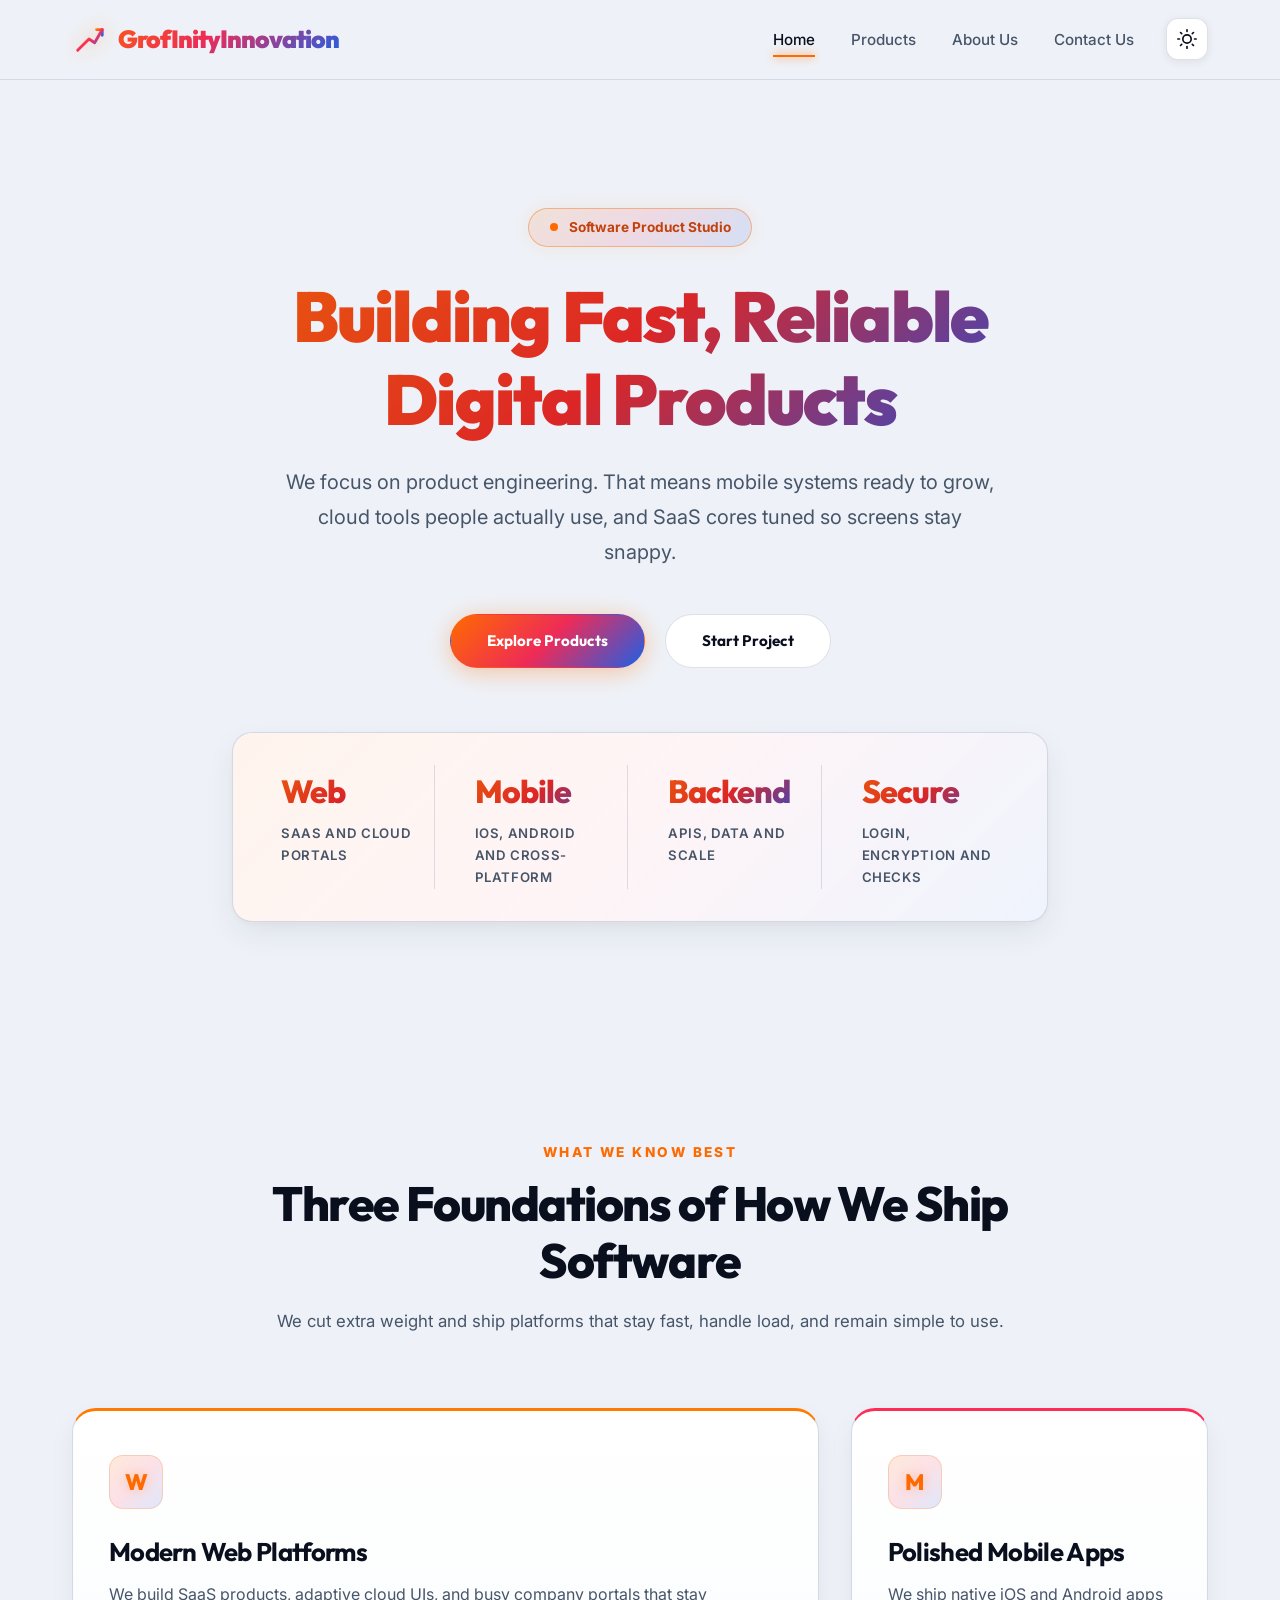
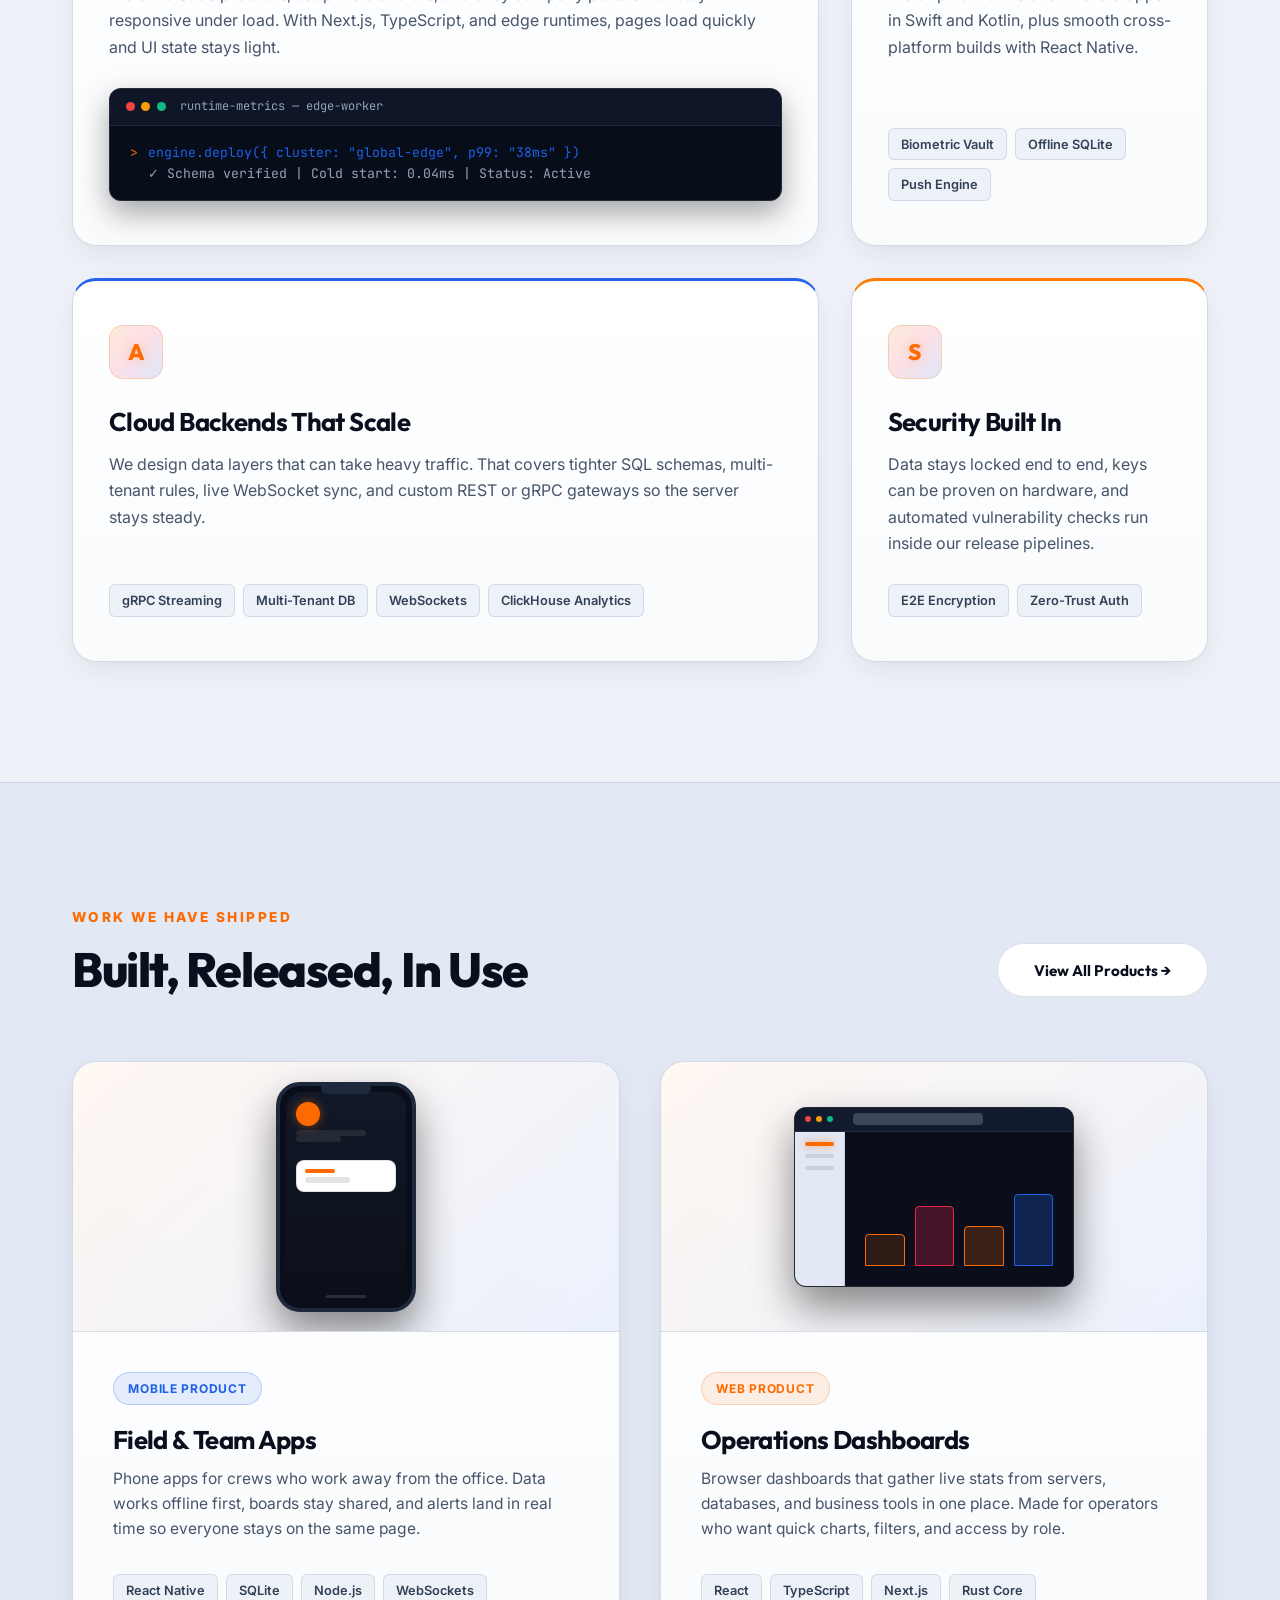
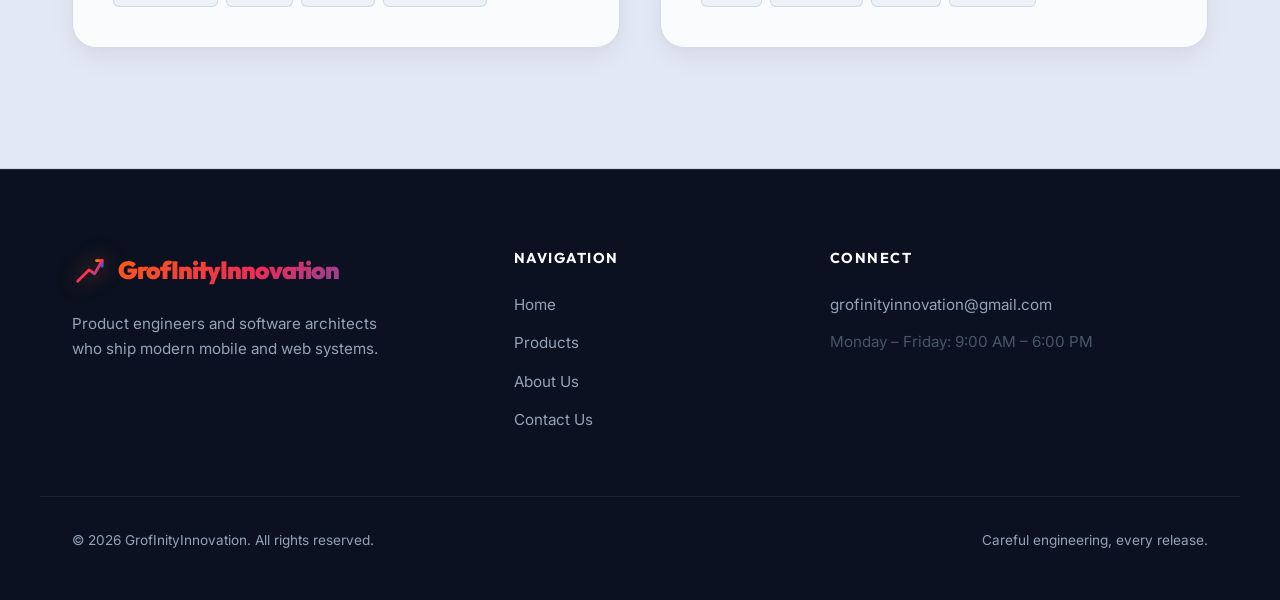
<file: index.html>
<!DOCTYPE html>
<html lang="en" data-theme="dark">

<head>
  <meta charset="UTF-8">
  <meta name="viewport" content="width=device-width, initial-scale=1.0">
  <meta name="description"
    content="GrofInityInnovation designs fast web products, mobile apps, and SaaS platforms that grow with your users.">
  <title>GrofInityInnovation | Premium Software Product Engineering</title>

  <script>
    (function() {
      const savedTheme = localStorage.getItem('grofinity-theme') || (window.matchMedia('(prefers-color-scheme: light)').matches ? 'light' : 'dark');
      document.documentElement.setAttribute('data-theme', savedTheme);
    })();
  </script>

  <link rel="stylesheet" href="style.css">
</head>

<body>

  <!-- Ambient Glow Blobs -->
  <div class="glow-blob glow-blob-1"></div>
  <div class="glow-blob glow-blob-2"></div>
  <div class="glow-blob glow-blob-3"></div>

  <!-- Header & Sticky Navigation -->
  <header class="header" id="main-header">
    <div class="header-container">
      <a href="index.html" class="logo" id="logo-link">
        <svg viewBox="0 0 36 36" xmlns="http://www.w3.org/2000/svg">
          <defs>
            <linearGradient id="logo-grad" x1="0%" y1="0%" x2="100%" y2="100%">
              <stop offset="0%" stop-color="#FF7A00" />
              <stop offset="50%" stop-color="#FF2D55" />
              <stop offset="100%" stop-color="#2563EB" />
            </linearGradient>
          </defs>
          <line x1="6" y1="30" x2="30" y2="30" stroke="url(#logo-grad)" stroke-width="2.5" stroke-linecap="round" />
          <line x1="6" y1="30" x2="6" y2="6" stroke="url(#logo-grad)" stroke-width="2.5" stroke-linecap="round" />
          <path d="M6 30 L18 18 L24 22 L32 8" stroke="url(#logo-grad)" stroke-width="3" stroke-linecap="round"
            stroke-linejoin="round" />
          <path d="M26 8 H32 V14" stroke="url(#logo-grad)" stroke-width="3" stroke-linecap="round"
            stroke-linejoin="round" />
        </svg>
        <span>GrofInityInnovation</span>
      </a>

      <!-- Navigation Links & Theme Controls -->
      <div class="nav-group">
        <nav>
          <ul class="nav-links" id="nav-menu">
            <li><a href="index.html" class="nav-link" id="nav-home">Home</a></li>
            <li><a href="products.html" class="nav-link" id="nav-products">Products</a></li>
            <li><a href="about.html" class="nav-link" id="nav-about">About Us</a></li>
            <li><a href="contact.html" class="nav-link" id="nav-contact">Contact Us</a></li>
          </ul>
        </nav>

        <!-- Light / Dark Mode Toggle -->
        <button class="theme-toggle-btn" id="theme-toggle" aria-label="Toggle light and dark theme">
          <svg class="sun-icon" viewBox="0 0 24 24" fill="none" stroke="currentColor" stroke-width="2" stroke-linecap="round" stroke-linejoin="round">
            <circle cx="12" cy="12" r="5"></circle>
            <line x1="12" y1="1" x2="12" y2="3"></line>
            <line x1="12" y1="21" x2="12" y2="23"></line>
            <line x1="4.22" y1="4.22" x2="5.64" y2="5.64"></line>
            <line x1="18.36" y1="18.36" x2="19.78" y2="19.78"></line>
            <line x1="1" y1="12" x2="3" y2="12"></line>
            <line x1="21" y1="12" x2="23" y2="12"></line>
            <line x1="4.22" y1="19.78" x2="5.64" y2="18.36"></line>
            <line x1="18.36" y1="5.64" x2="19.78" y2="4.22"></line>
          </svg>
          <svg class="moon-icon" viewBox="0 0 24 24" fill="none" stroke="currentColor" stroke-width="2" stroke-linecap="round" stroke-linejoin="round">
            <path d="M21 12.79A9 9 0 1 1 11.21 3 7 7 0 0 0 21 12.79z"></path>
          </svg>
        </button>

        <!-- Mobile Navigation Hamburger -->
        <button class="mobile-nav-toggle" id="menu-toggle" aria-label="Toggle navigation menu">
          <span></span>
          <span></span>
          <span></span>
        </button>
      </div>
    </div>
  </header>

  <main>
    <!-- Centered Impact Hero Section -->
    <section class="hero" id="hero-section">
      <div class="container hero-center">
        <div class="hero-badge">
          <svg width="10" height="10" viewBox="0 0 10 10" fill="none" xmlns="http://www.w3.org/2000/svg">
            <circle cx="5" cy="5" r="4" fill="var(--primary)" />
          </svg>
          Software Product Studio
        </div>
        <h1>Building Fast, Reliable Digital Products</h1>
        <p class="hero-subtitle">
          We focus on product engineering. That means mobile systems ready to grow, cloud tools people actually use,
          and SaaS cores tuned so screens stay snappy.
        </p>
        <div class="hero-ctas">
          <a href="products.html" class="btn btn-primary" id="hero-cta-primary">Explore Products</a>
          <a href="contact.html" class="btn btn-secondary" id="hero-cta-secondary">Start Project</a>
        </div>

        <!-- Architecture Metrics Ribbon -->
        <div class="metric-ribbon">
          <div class="metric-item">
            <span class="metric-value">Web</span>
            <span class="metric-label">SaaS and Cloud Portals</span>
          </div>
          <div class="metric-item">
            <span class="metric-value">Mobile</span>
            <span class="metric-label">iOS, Android and Cross-Platform</span>
          </div>
          <div class="metric-item">
            <span class="metric-value">Backend</span>
            <span class="metric-label">APIs, Data and Scale</span>
          </div>
          <div class="metric-item">
            <span class="metric-value">Secure</span>
            <span class="metric-label">Login, Encryption and Checks</span>
          </div>
        </div>
      </div>
    </section>

    <!-- Core Pillars / Bento Grid Layout -->
    <section class="section" id="focus-pillars">
      <div class="container">
        <div class="section-header-center">
          <span class="section-tag">WHAT WE KNOW BEST</span>
          <h2 class="section-title">Three Foundations of How We Ship Software</h2>
          <p>We cut extra weight and ship platforms that stay fast, handle load, and remain simple to use.</p>
        </div>

        <div class="bento-grid">
          <!-- Bento 1: Large Span 2 (Web Engines) -->
          <div class="bento-card bento-span-2" id="pillar-web">
            <div class="bento-icon">W</div>
            <h3>Modern Web Platforms</h3>
            <p>
              We build SaaS products, adaptive cloud UIs, and busy company portals that stay responsive under load.
              With Next.js, TypeScript, and edge runtimes, pages load quickly and UI state stays light.
            </p>

            <!-- Interactive Terminal Preview -->
            <div class="terminal-preview">
              <div class="terminal-header">
                <div class="terminal-circle red"></div>
                <div class="terminal-circle yellow"></div>
                <div class="terminal-circle green"></div>
                <span class="terminal-title">runtime-metrics &mdash; edge-worker</span>
              </div>
              <div class="terminal-body">
                <div class="terminal-line">
                  <span class="terminal-prompt">&gt;</span>
                  <span class="terminal-cmd">engine.deploy({ cluster: "global-edge", p99: "38ms" })</span>
                </div>
                <div class="terminal-output">&#10003; Schema verified | Cold start: 0.04ms | Status: Active</div>
              </div>
            </div>
          </div>

          <!-- Bento 2: High-Fidelity Mobile -->
          <div class="bento-card" id="pillar-mobile">
            <div class="bento-icon">M</div>
            <h3>Polished Mobile Apps</h3>
            <p>
              We ship native iOS and Android apps in Swift and Kotlin, plus smooth cross-platform builds with
              React Native.
            </p>
            <ul class="feature-tags">
              <li>Biometric Vault</li>
              <li>Offline SQLite</li>
              <li>Push Engine</li>
            </ul>
          </div>

          <!-- Bento 3: Distributed Cloud Systems -->
          <div class="bento-card bento-span-2" id="pillar-scaling">
            <div class="bento-icon">A</div>
            <h3>Cloud Backends That Scale</h3>
            <p>
              We design data layers that can take heavy traffic. That covers tighter SQL schemas, multi-tenant rules,
              live WebSocket sync, and custom REST or gRPC gateways so the server stays steady.
            </p>
            <ul class="feature-tags">
              <li>gRPC Streaming</li>
              <li>Multi-Tenant DB</li>
              <li>WebSockets</li>
              <li>ClickHouse Analytics</li>
            </ul>
          </div>

          <!-- Bento 4: Zero-Knowledge Security -->
          <div class="bento-card" id="pillar-security">
            <div class="bento-icon">S</div>
            <h3>Security Built In</h3>
            <p>
              Data stays locked end to end, keys can be proven on hardware, and automated vulnerability checks run
              inside our release pipelines.
            </p>
            <ul class="feature-tags">
              <li>E2E Encryption</li>
              <li>Zero-Trust Auth</li>
            </ul>
          </div>
        </div>
      </div>
    </section>

    <!-- Products Showcase (Featured Products) -->
    <section class="product-showcase" id="featured-products">
      <div class="container">
        <div class="product-showcase-title-row">
          <div>
            <span class="section-tag">WORK WE HAVE SHIPPED</span>
            <h2 class="section-title">Built, Released, In Use</h2>
          </div>
          <a href="products.html" class="btn btn-secondary" id="view-all-products-btn">View All Products &rarr;</a>
        </div>

        <div class="products-bento-grid">
          <!-- Featured Product 1: Field & Team Apps -->
          <div class="product-bento-card">
            <div class="product-bento-preview">
              <div class="phone-mockup">
                <div class="phone-notch"></div>
                <div class="phone-screen">
                  <div>
                    <div class="phone-circle"></div>
                    <div class="phone-pill"></div>
                    <div class="phone-pill short"></div>
                  </div>
                  <div class="phone-card">
                    <div class="phone-pill xs" style="background: var(--primary);"></div>
                    <div class="phone-pill short"></div>
                  </div>
                  <div class="phone-bottom-bar"></div>
                </div>
              </div>
            </div>
            <div class="product-bento-body">
              <span class="product-badge mobile">Mobile Product</span>
              <h3>Field &amp; Team Apps</h3>
              <p>
                Phone apps for crews who work away from the office. Data works offline first, boards stay shared,
                and alerts land in real time so everyone stays on the same page.
              </p>
              <ul class="feature-tags">
                <li>React Native</li>
                <li>SQLite</li>
                <li>Node.js</li>
                <li>WebSockets</li>
              </ul>
            </div>
          </div>

          <!-- Featured Product 2: Operations Dashboards -->
          <div class="product-bento-card">
            <div class="product-bento-preview">
              <div class="browser-mockup">
                <div class="browser-bar">
                  <div class="browser-dot"></div>
                  <div class="browser-dot"></div>
                  <div class="browser-dot"></div>
                  <div class="browser-address"></div>
                </div>
                <div class="browser-screen">
                  <div class="browser-sidebar">
                    <div class="browser-line active"></div>
                    <div class="browser-line"></div>
                    <div class="browser-line"></div>
                  </div>
                  <div class="browser-chart">
                    <div class="browser-chart-bars">
                      <div class="browser-chart-bar" style="height: 40%;"></div>
                      <div class="browser-chart-bar" style="height: 75%;"></div>
                      <div class="browser-chart-bar" style="height: 50%;"></div>
                      <div class="browser-chart-bar" style="height: 90%;"></div>
                    </div>
                  </div>
                </div>
              </div>
            </div>
            <div class="product-bento-body">
              <span class="product-badge web">Web Product</span>
              <h3>Operations Dashboards</h3>
              <p>
                Browser dashboards that gather live stats from servers, databases, and business tools in one place.
                Made for operators who want quick charts, filters, and access by role.
              </p>
              <ul class="feature-tags">
                <li>React</li>
                <li>TypeScript</li>
                <li>Next.js</li>
                <li>Rust Core</li>
              </ul>
            </div>
          </div>
        </div>
      </div>
    </section>
  </main>

  <!-- Footer Section -->
  <footer class="footer" id="main-footer">
    <div class="container footer-grid">
      <div class="footer-logo-col">
        <a href="index.html" class="logo">
          <svg viewBox="0 0 36 36" xmlns="http://www.w3.org/2000/svg">
            <line x1="6" y1="30" x2="30" y2="30" stroke="url(#logo-grad)" stroke-width="2.5" stroke-linecap="round" />
            <line x1="6" y1="30" x2="6" y2="6" stroke="url(#logo-grad)" stroke-width="2.5" stroke-linecap="round" />
            <path d="M6 30 L18 18 L24 22 L32 8" stroke="url(#logo-grad)" stroke-width="3" stroke-linecap="round"
              stroke-linejoin="round" />
            <path d="M26 8 H32 V14" stroke="url(#logo-grad)" stroke-width="3" stroke-linecap="round"
              stroke-linejoin="round" />
          </svg>
          <span>GrofInityInnovation</span>
        </a>
        <p>
          Product engineers and software architects who ship modern mobile and web systems.
        </p>
      </div>

      <div>
        <h4 class="footer-title">Navigation</h4>
        <ul class="footer-links">
          <li><a href="index.html" class="footer-link">Home</a></li>
          <li><a href="products.html" class="footer-link">Products</a></li>
          <li><a href="about.html" class="footer-link">About Us</a></li>
          <li><a href="contact.html" class="footer-link">Contact Us</a></li>
        </ul>
      </div>

      <div>
        <h4 class="footer-title">Connect</h4>
        <ul class="footer-links">
          <li><a href="mailto:grofinityinnovation@gmail.com" class="footer-link">grofinityinnovation@gmail.com</a></li>
          <li class="footer-link" style="color: var(--text-muted);">Monday &ndash; Friday: 9:00 AM &ndash; 6:00 PM</li>
        </ul>
      </div>
    </div>

    <div class="container footer-bottom">
      <p>&copy; 2026 GrofInityInnovation. All rights reserved.</p>
      <p>Careful engineering, every release.</p>
    </div>
  </footer>

  <script src="main.js"></script>
</body>

</html>
</file>
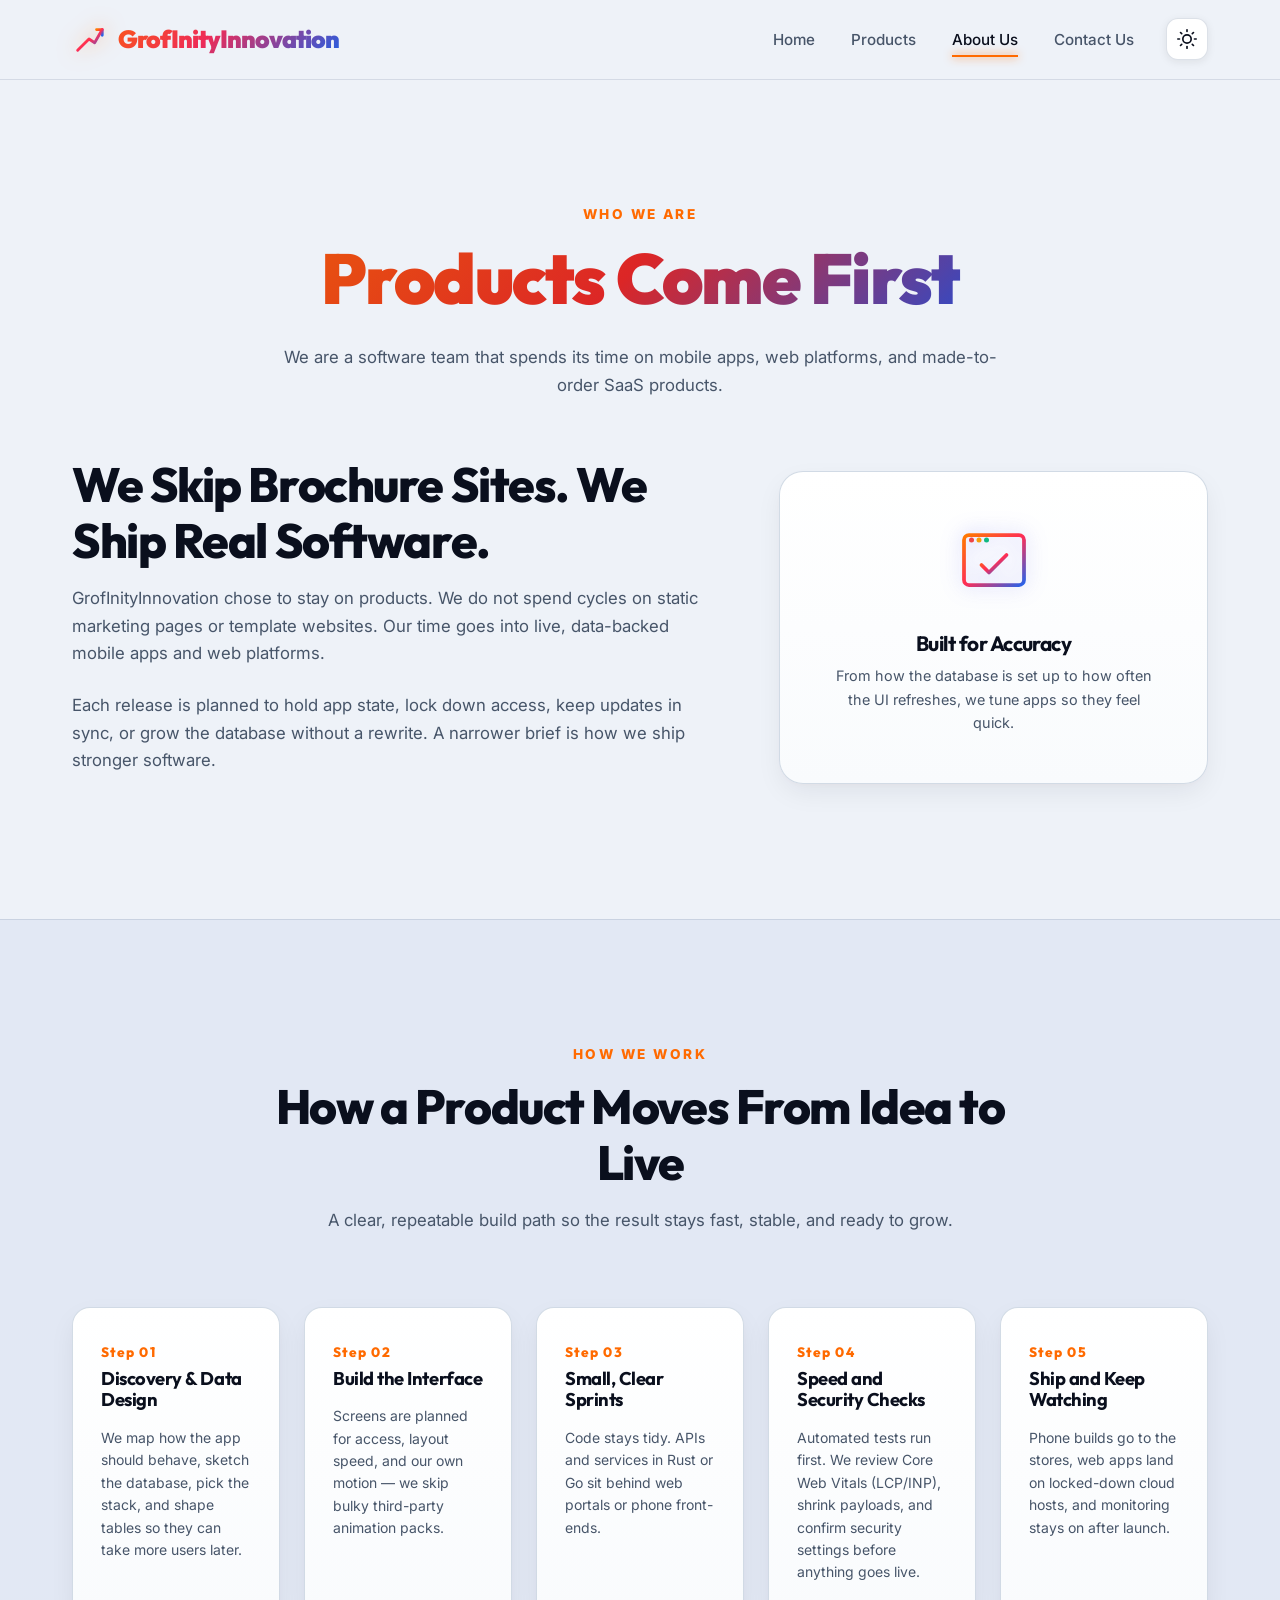
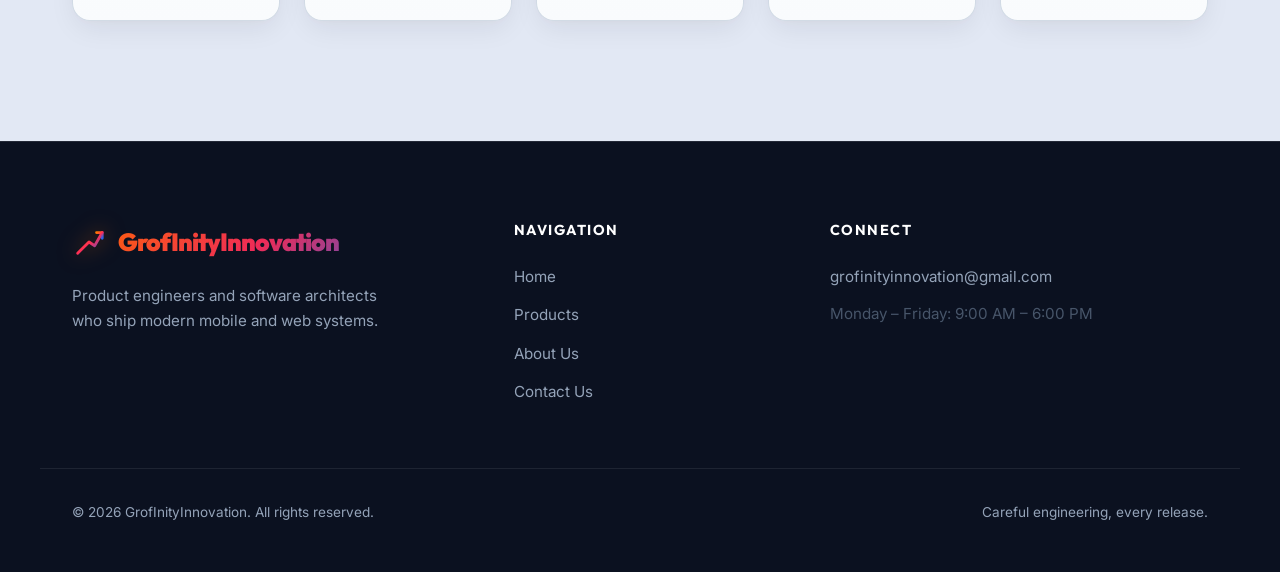
<file: about.html>
<!DOCTYPE html>
<html lang="en" data-theme="dark">

<head>
  <meta charset="UTF-8">
  <meta name="viewport" content="width=device-width, initial-scale=1.0">
  <meta name="description"
    content="See how GrofInityInnovation thinks about products, and the five-step process we use to design, build, and ship software.">
  <title>About Us | GrofInityInnovation</title>

  <script>
    (function() {
      const savedTheme = localStorage.getItem('grofinity-theme') || (window.matchMedia('(prefers-color-scheme: light)').matches ? 'light' : 'dark');
      document.documentElement.setAttribute('data-theme', savedTheme);
    })();
  </script>

  <link rel="stylesheet" href="style.css">
</head>

<body>

  <!-- Ambient Glow Blobs -->
  <div class="glow-blob glow-blob-1"></div>
  <div class="glow-blob glow-blob-2"></div>
  <div class="glow-blob glow-blob-3"></div>

  <!-- Header Section -->
  <header class="header" id="main-header">
    <div class="header-container">
      <a href="index.html" class="logo" id="logo-link">
        <svg viewBox="0 0 36 36" xmlns="http://www.w3.org/2000/svg">
          <defs>
            <linearGradient id="logo-grad" x1="0%" y1="0%" x2="100%" y2="100%">
              <stop offset="0%" stop-color="#FF7A00" />
              <stop offset="50%" stop-color="#FF2D55" />
              <stop offset="100%" stop-color="#2563EB" />
            </linearGradient>
          </defs>
          <line x1="6" y1="30" x2="30" y2="30" stroke="url(#logo-grad)" stroke-width="2.5" stroke-linecap="round" />
          <line x1="6" y1="30" x2="6" y2="6" stroke="url(#logo-grad)" stroke-width="2.5" stroke-linecap="round" />
          <path d="M6 30 L18 18 L24 22 L32 8" stroke="url(#logo-grad)" stroke-width="3" stroke-linecap="round"
            stroke-linejoin="round" />
          <path d="M26 8 H32 V14" stroke="url(#logo-grad)" stroke-width="3" stroke-linecap="round"
            stroke-linejoin="round" />
        </svg>
        <span>GrofInityInnovation</span>
      </a>

      <!-- Navigation Links & Theme Controls -->
      <div class="nav-group">
        <nav>
          <ul class="nav-links" id="nav-menu">
            <li><a href="index.html" class="nav-link" id="nav-home">Home</a></li>
            <li><a href="products.html" class="nav-link" id="nav-products">Products</a></li>
            <li><a href="about.html" class="nav-link" id="nav-about">About Us</a></li>
            <li><a href="contact.html" class="nav-link" id="nav-contact">Contact Us</a></li>
          </ul>
        </nav>

        <!-- Light / Dark Mode Toggle -->
        <button class="theme-toggle-btn" id="theme-toggle" aria-label="Toggle light and dark theme">
          <svg class="sun-icon" viewBox="0 0 24 24" fill="none" stroke="currentColor" stroke-width="2" stroke-linecap="round" stroke-linejoin="round">
            <circle cx="12" cy="12" r="5"></circle>
            <line x1="12" y1="1" x2="12" y2="3"></line>
            <line x1="12" y1="21" x2="12" y2="23"></line>
            <line x1="4.22" y1="4.22" x2="5.64" y2="5.64"></line>
            <line x1="18.36" y1="18.36" x2="19.78" y2="19.78"></line>
            <line x1="1" y1="12" x2="3" y2="12"></line>
            <line x1="21" y1="12" x2="23" y2="12"></line>
            <line x1="4.22" y1="19.78" x2="5.64" y2="18.36"></line>
            <line x1="18.36" y1="5.64" x2="19.78" y2="4.22"></line>
          </svg>
          <svg class="moon-icon" viewBox="0 0 24 24" fill="none" stroke="currentColor" stroke-width="2" stroke-linecap="round" stroke-linejoin="round">
            <path d="M21 12.79A9 9 0 1 1 11.21 3 7 7 0 0 0 21 12.79z"></path>
          </svg>
        </button>

        <!-- Mobile Nav Hamburger -->
        <button class="mobile-nav-toggle" id="menu-toggle" aria-label="Toggle navigation menu">
          <span></span>
          <span></span>
          <span></span>
        </button>
      </div>
    </div>
  </header>

  <!-- Main Content -->
  <main>
    <!-- Hero Header -->
    <section class="section about-hero">
      <div class="container">
        <span class="section-tag">WHO WE ARE</span>
        <h1>Products Come First</h1>
        <p>We are a software team that spends its time on mobile apps, web platforms, and made-to-order SaaS products.</p>
      </div>
    </section>

    <!-- Philosophy Details -->
    <section class="section" id="philosophy" style="padding-top: 0;">
      <div class="container philosophy-grid">
        <div class="philosophy-content">
          <h2>We Skip Brochure Sites. We Ship Real Software.</h2>
          <p>
            GrofInityInnovation chose to stay on products. We do not spend cycles on static marketing pages or
            template websites. Our time goes into live, data-backed mobile apps and web platforms.
          </p>
          <p>
            Each release is planned to hold app state, lock down access, keep updates in sync, or grow the database
            without a rewrite. A narrower brief is how we ship stronger software.
          </p>
        </div>

        <div class="philosophy-graphic">
          <svg width="80" height="80" viewBox="0 0 64 64" fill="none" xmlns="http://www.w3.org/2000/svg"
            style="margin-bottom: 1.5rem; filter: drop-shadow(0 0 10px rgba(99, 102, 241, 0.4));">
            <rect x="8" y="12" width="48" height="40" rx="4" stroke="url(#logo-grad)" stroke-width="3" />
            <path d="M8 20H56" stroke="url(#logo-grad)" stroke-width="2" />
            <circle cx="14" cy="16" r="2" fill="#ef4444" />
            <circle cx="20" cy="16" r="2" fill="#f59e0b" />
            <circle cx="26" cy="16" r="2" fill="#10b981" />
            <path d="M22 36 L28 42 L42 28" stroke="url(#logo-grad)" stroke-width="3" stroke-linecap="round"
              stroke-linejoin="round" />
          </svg>
          <h3 style="font-size: 1.3rem; margin-bottom: 0.5rem;">Built for Accuracy</h3>
          <p style="font-size: 0.9rem;">
            From how the database is set up to how often the UI refreshes, we tune apps so they feel quick.
          </p>
        </div>
      </div>
    </section>

    <!-- Engineering Lifecycle -->
    <section class="section" id="lifecycle"
      style="border-top: 1px solid var(--border-color); background: var(--bg-secondary);">
      <div class="container">
        <div class="section-header-center">
          <span class="section-tag">HOW WE WORK</span>
          <h2>How a Product Moves From Idea to Live</h2>
          <p>A clear, repeatable build path so the result stays fast, stable, and ready to grow.</p>
        </div>

        <div class="timeline">
          <!-- Step 1 -->
          <div class="timeline-item">
            <h3>
              <span class="timeline-step">Step 01</span>
              <span>Discovery &amp; Data Design</span>
            </h3>
            <p>
              We map how the app should behave, sketch the database, pick the stack, and shape tables so they can
              take more users later.
            </p>
          </div>

          <!-- Step 2 -->
          <div class="timeline-item">
            <h3>
              <span class="timeline-step">Step 02</span>
              <span>Build the Interface</span>
            </h3>
            <p>
              Screens are planned for access, layout speed, and our own motion — we skip bulky third-party animation
              packs.
            </p>
          </div>

          <!-- Step 3 -->
          <div class="timeline-item">
            <h3>
              <span class="timeline-step">Step 03</span>
              <span>Small, Clear Sprints</span>
            </h3>
            <p>
              Code stays tidy. APIs and services in Rust or Go sit behind web portals or phone front-ends.
            </p>
          </div>

          <!-- Step 4 -->
          <div class="timeline-item">
            <h3>
              <span class="timeline-step">Step 04</span>
              <span>Speed and Security Checks</span>
            </h3>
            <p>
              Automated tests run first. We review Core Web Vitals (LCP/INP), shrink payloads, and confirm security
              settings before anything goes live.
            </p>
          </div>

          <!-- Step 5 -->
          <div class="timeline-item">
            <h3>
              <span class="timeline-step">Step 05</span>
              <span>Ship and Keep Watching</span>
            </h3>
            <p>
              Phone builds go to the stores, web apps land on locked-down cloud hosts, and monitoring stays on after
              launch.
            </p>
          </div>
        </div>
      </div>
    </section>
  </main>

  <!-- Footer Section -->
  <footer class="footer" id="main-footer">
    <div class="container footer-grid">
      <div class="footer-logo-col">
        <a href="index.html" class="logo">
          <svg viewBox="0 0 36 36" xmlns="http://www.w3.org/2000/svg">
            <line x1="6" y1="30" x2="30" y2="30" stroke="url(#logo-grad)" stroke-width="2.5" stroke-linecap="round" />
            <line x1="6" y1="30" x2="6" y2="6" stroke="url(#logo-grad)" stroke-width="2.5" stroke-linecap="round" />
            <path d="M6 30 L18 18 L24 22 L32 8" stroke="url(#logo-grad)" stroke-width="3" stroke-linecap="round"
              stroke-linejoin="round" />
            <path d="M26 8 H32 V14" stroke="url(#logo-grad)" stroke-width="3" stroke-linecap="round"
              stroke-linejoin="round" />
          </svg>
          <span>GrofInityInnovation</span>
        </a>
        <p>
          Product engineers and software architects who ship modern mobile and web systems.
        </p>
      </div>

      <div>
        <h4 class="footer-title">Navigation</h4>
        <ul class="footer-links">
          <li><a href="index.html" class="footer-link">Home</a></li>
          <li><a href="products.html" class="footer-link">Products</a></li>
          <li><a href="about.html" class="footer-link">About Us</a></li>
          <li><a href="contact.html" class="footer-link">Contact Us</a></li>
        </ul>
      </div>

      <div>
        <h4 class="footer-title">Connect</h4>
        <ul class="footer-links">
          <li><a href="mailto:grofinityinnovation@gmail.com" class="footer-link">grofinityinnovation@gmail.com</a></li>
          <li class="footer-link" style="color: var(--text-muted);">Monday &ndash; Friday: 9:00 AM &ndash; 6:00 PM</li>
        </ul>
      </div>
    </div>

    <div class="container footer-bottom">
      <p>&copy; 2026 GrofInityInnovation. All rights reserved.</p>
      <p>Careful engineering, every release.</p>
    </div>
  </footer>

  <script src="main.js"></script>
</body>

</html>
</file>
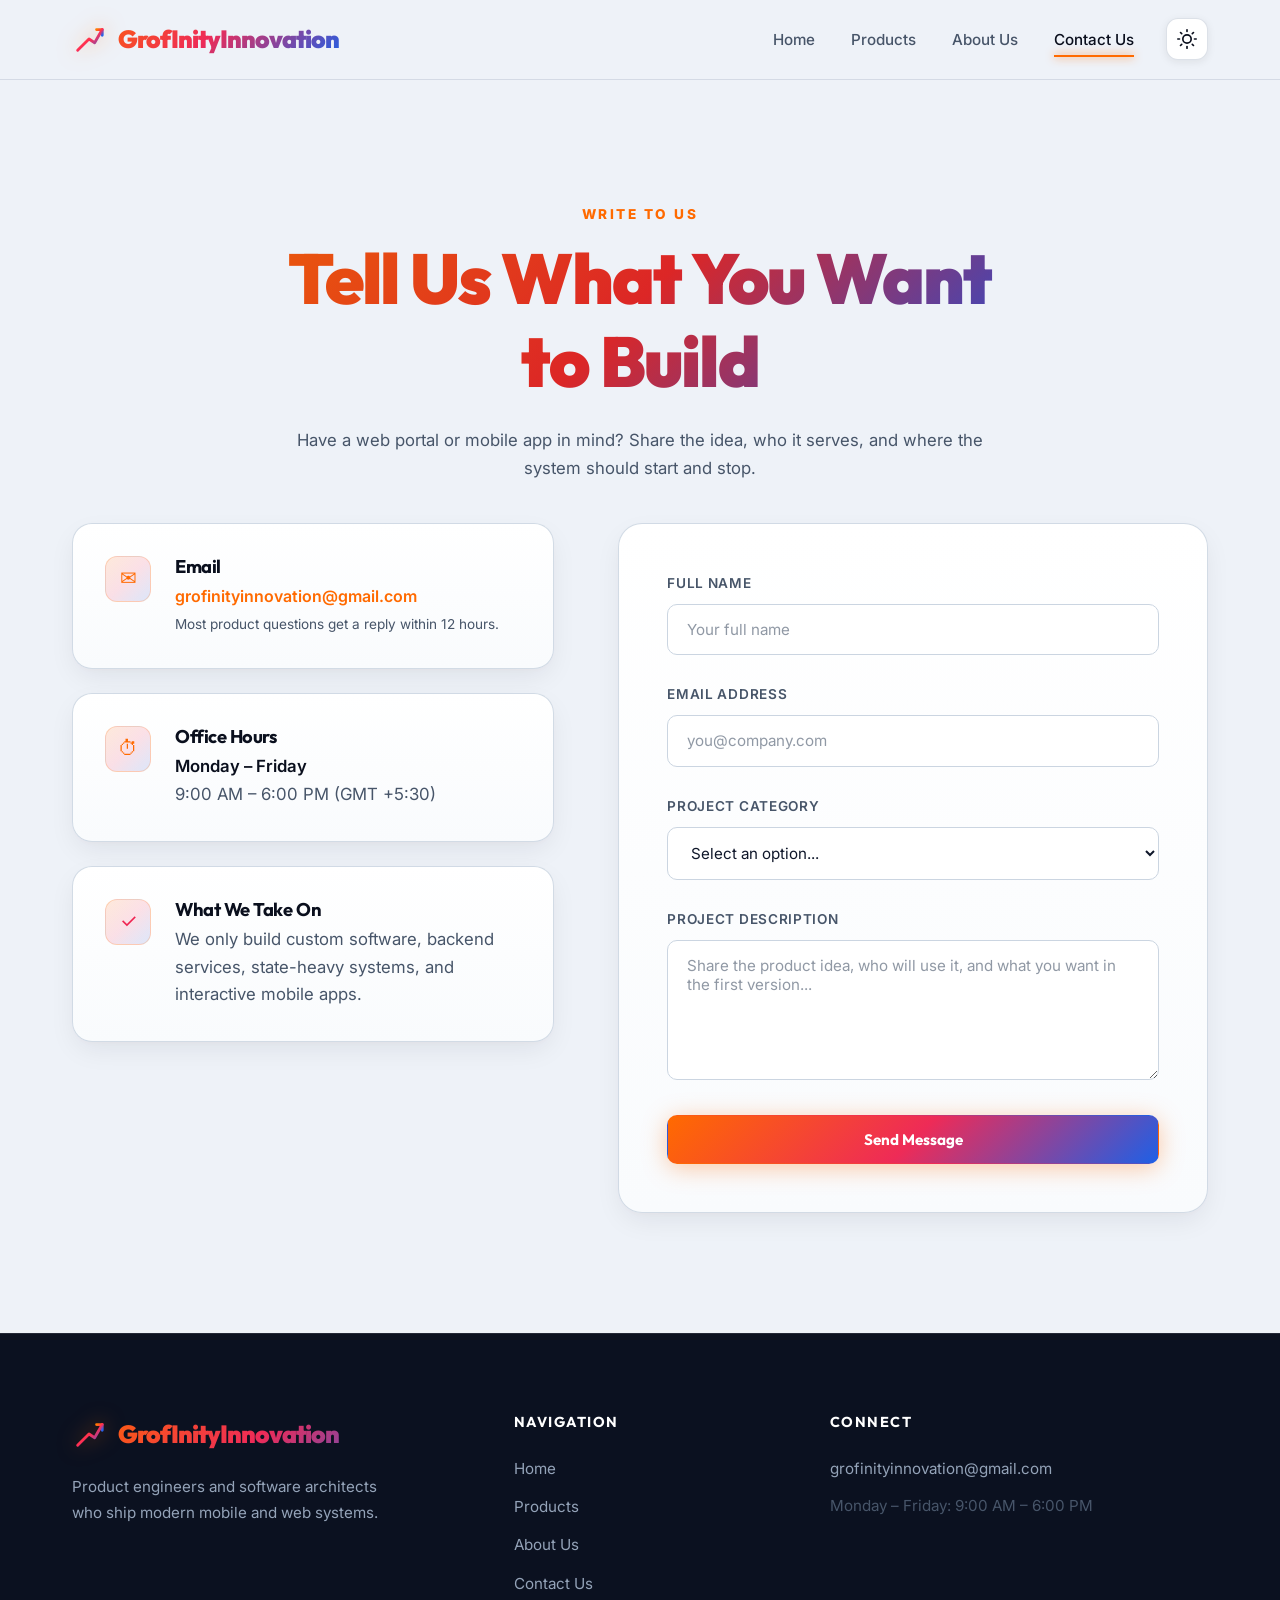
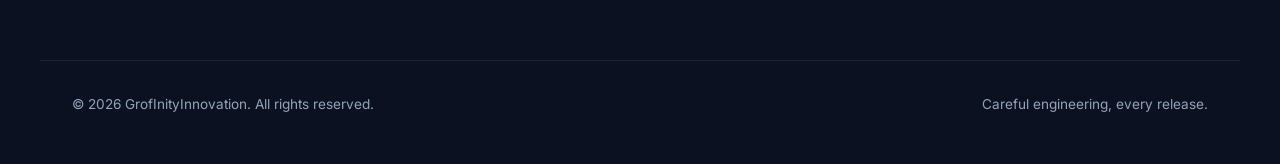
<file: contact.html>
<!DOCTYPE html>
<html lang="en" data-theme="dark">

<head>
  <meta charset="UTF-8">
  <meta name="viewport" content="width=device-width, initial-scale=1.0">
  <meta name="description"
    content="Write to GrofInityInnovation about a web app, mobile product, or SaaS build.">
  <title>Contact Us | GrofInityInnovation</title>

  <script>
    (function() {
      const savedTheme = localStorage.getItem('grofinity-theme') || (window.matchMedia('(prefers-color-scheme: light)').matches ? 'light' : 'dark');
      document.documentElement.setAttribute('data-theme', savedTheme);
    })();
  </script>

  <link rel="stylesheet" href="style.css">
</head>

<body>

  <!-- Ambient Glow Blobs -->
  <div class="glow-blob glow-blob-1"></div>
  <div class="glow-blob glow-blob-2"></div>
  <div class="glow-blob glow-blob-3"></div>

  <!-- Header Section -->
  <header class="header" id="main-header">
    <div class="header-container">
      <a href="index.html" class="logo" id="logo-link">
        <svg viewBox="0 0 36 36" xmlns="http://www.w3.org/2000/svg">
          <defs>
            <linearGradient id="logo-grad" x1="0%" y1="0%" x2="100%" y2="100%">
              <stop offset="0%" stop-color="#FF7A00" />
              <stop offset="50%" stop-color="#FF2D55" />
              <stop offset="100%" stop-color="#2563EB" />
            </linearGradient>
          </defs>
          <line x1="6" y1="30" x2="30" y2="30" stroke="url(#logo-grad)" stroke-width="2.5" stroke-linecap="round" />
          <line x1="6" y1="30" x2="6" y2="6" stroke="url(#logo-grad)" stroke-width="2.5" stroke-linecap="round" />
          <path d="M6 30 L18 18 L24 22 L32 8" stroke="url(#logo-grad)" stroke-width="3" stroke-linecap="round"
            stroke-linejoin="round" />
          <path d="M26 8 H32 V14" stroke="url(#logo-grad)" stroke-width="3" stroke-linecap="round"
            stroke-linejoin="round" />
        </svg>
        <span>GrofInityInnovation</span>
      </a>

      <!-- Navigation Links & Theme Controls -->
      <div class="nav-group">
        <nav>
          <ul class="nav-links" id="nav-menu">
            <li><a href="index.html" class="nav-link" id="nav-home">Home</a></li>
            <li><a href="products.html" class="nav-link" id="nav-products">Products</a></li>
            <li><a href="about.html" class="nav-link" id="nav-about">About Us</a></li>
            <li><a href="contact.html" class="nav-link" id="nav-contact">Contact Us</a></li>
          </ul>
        </nav>

        <!-- Light / Dark Mode Toggle -->
        <button class="theme-toggle-btn" id="theme-toggle" aria-label="Toggle light and dark theme">
          <svg class="sun-icon" viewBox="0 0 24 24" fill="none" stroke="currentColor" stroke-width="2" stroke-linecap="round" stroke-linejoin="round">
            <circle cx="12" cy="12" r="5"></circle>
            <line x1="12" y1="1" x2="12" y2="3"></line>
            <line x1="12" y1="21" x2="12" y2="23"></line>
            <line x1="4.22" y1="4.22" x2="5.64" y2="5.64"></line>
            <line x1="18.36" y1="18.36" x2="19.78" y2="19.78"></line>
            <line x1="1" y1="12" x2="3" y2="12"></line>
            <line x1="21" y1="12" x2="23" y2="12"></line>
            <line x1="4.22" y1="19.78" x2="5.64" y2="18.36"></line>
            <line x1="18.36" y1="5.64" x2="19.78" y2="4.22"></line>
          </svg>
          <svg class="moon-icon" viewBox="0 0 24 24" fill="none" stroke="currentColor" stroke-width="2" stroke-linecap="round" stroke-linejoin="round">
            <path d="M21 12.79A9 9 0 1 1 11.21 3 7 7 0 0 0 21 12.79z"></path>
          </svg>
        </button>

        <!-- Mobile Nav Hamburger -->
        <button class="mobile-nav-toggle" id="menu-toggle" aria-label="Toggle navigation menu">
          <span></span>
          <span></span>
          <span></span>
        </button>
      </div>
    </div>
  </header>

  <!-- Main Content -->
  <main>
    <!-- Hero Header -->
    <section class="section about-hero" style="padding-bottom: 2.5rem;">
      <div class="container">
        <span class="section-tag">WRITE TO US</span>
        <h1>Tell Us What You Want to Build</h1>
        <p>Have a web portal or mobile app in mind? Share the idea, who it serves, and where the system should start
          and stop.</p>
      </div>
    </section>

    <!-- Contact Info Cards & Form Section -->
    <section class="section" id="contact-details" style="padding-top: 0;">
      <div class="container contact-layout">

        <!-- Info column -->
        <div class="contact-info">

          <!-- Card 1: Email -->
          <div class="contact-card">
            <div class="contact-card-icon">✉</div>
            <div class="contact-card-content">
              <h3>Email</h3>
              <a href="mailto:grofinityinnovation@gmail.com">grofinityinnovation@gmail.com</a>
              <p style="font-size: 0.85rem; margin-top: 0.25rem;">Most product questions get a reply within 12 hours.</p>
            </div>
          </div>

          <!-- Card 2: Hours -->
          <div class="contact-card">
            <div class="contact-card-icon">⏱</div>
            <div class="contact-card-content">
              <h3>Office Hours</h3>
              <p style="color: var(--text-primary); font-weight: 600;">Monday &ndash; Friday</p>
              <p>9:00 AM &ndash; 6:00 PM (GMT +5:30)</p>
            </div>
          </div>

          <!-- Card 3: Focus Reminder -->
          <div class="contact-card">
            <div class="contact-card-icon" style="color: var(--accent);">✓</div>
            <div class="contact-card-content">
              <h3>What We Take On</h3>
              <p>We only build custom software, backend services, state-heavy systems, and interactive mobile apps.</p>
            </div>
          </div>

        </div>

        <!-- Form Column -->
        <div class="contact-form-container">

          <!-- Success overlay (revealed on valid submit) -->
          <div class="form-success-overlay">
            <div class="success-icon">✓</div>
            <h2 style="font-size: 1.75rem; margin-bottom: 0.5rem;">We got your note</h2>
            <p style="font-size: 0.95rem; margin-bottom: 2rem; max-width: 320px; margin-left: auto; margin-right: auto;">
              Thanks. GrofInityInnovation will read your brief and write back by email.
            </p>
            <button class="btn btn-primary" id="success-reset-btn">Send Another Message</button>
          </div>

          <!-- Input form -->
          <form id="contact-form" novalidate>
            <div class="form-group">
              <label for="contact-name" class="form-label">Full Name</label>
              <input type="text" id="contact-name" class="form-control" placeholder="Your full name" required>
              <span class="form-feedback"></span>
            </div>

            <div class="form-group">
              <label for="contact-email" class="form-label">Email Address</label>
              <input type="email" id="contact-email" class="form-control" placeholder="you@company.com" required>
              <span class="form-feedback"></span>
            </div>

            <div class="form-group">
              <label for="contact-project-type" class="form-label">Project Category</label>
              <select id="contact-project-type" class="form-control" required>
                <option value="" disabled selected>Select an option...</option>
                <option value="mobile">Mobile Application (iOS/Android)</option>
                <option value="web">Web Application / SaaS Portal</option>
                <option value="multiplatform">Multiplatform Product Suite</option>
                <option value="other">Other Software Architecture</option>
              </select>
              <span class="form-feedback"></span>
            </div>

            <div class="form-group">
              <label for="contact-message" class="form-label">Project Description</label>
              <textarea id="contact-message" class="form-control"
                placeholder="Share the product idea, who will use it, and what you want in the first version..." required></textarea>
              <span class="form-feedback"></span>
            </div>

            <button type="submit" class="btn btn-primary" style="width: 100%; border-radius: 10px;">Send Message</button>
          </form>

        </div>

      </div>
    </section>
  </main>

  <!-- Footer Section -->
  <footer class="footer" id="main-footer">
    <div class="container footer-grid">
      <div class="footer-logo-col">
        <a href="index.html" class="logo">
          <svg viewBox="0 0 36 36" xmlns="http://www.w3.org/2000/svg">
            <line x1="6" y1="30" x2="30" y2="30" stroke="url(#logo-grad)" stroke-width="2.5" stroke-linecap="round" />
            <line x1="6" y1="30" x2="6" y2="6" stroke="url(#logo-grad)" stroke-width="2.5" stroke-linecap="round" />
            <path d="M6 30 L18 18 L24 22 L32 8" stroke="url(#logo-grad)" stroke-width="3" stroke-linecap="round"
              stroke-linejoin="round" />
            <path d="M26 8 H32 V14" stroke="url(#logo-grad)" stroke-width="3" stroke-linecap="round"
              stroke-linejoin="round" />
          </svg>
          <span>GrofInityInnovation</span>
        </a>
        <p>
          Product engineers and software architects who ship modern mobile and web systems.
        </p>
      </div>

      <div>
        <h4 class="footer-title">Navigation</h4>
        <ul class="footer-links">
          <li><a href="index.html" class="footer-link">Home</a></li>
          <li><a href="products.html" class="footer-link">Products</a></li>
          <li><a href="about.html" class="footer-link">About Us</a></li>
          <li><a href="contact.html" class="footer-link">Contact Us</a></li>
        </ul>
      </div>

      <div>
        <h4 class="footer-title">Connect</h4>
        <ul class="footer-links">
          <li><a href="mailto:grofinityinnovation@gmail.com" class="footer-link">grofinityinnovation@gmail.com</a></li>
          <li class="footer-link" style="color: var(--text-muted);">Monday &ndash; Friday: 9:00 AM &ndash; 6:00 PM</li>
        </ul>
      </div>
    </div>

    <div class="container footer-bottom">
      <p>&copy; 2026 GrofInityInnovation. All rights reserved.</p>
      <p>Careful engineering, every release.</p>
    </div>
  </footer>

  <script src="main.js"></script>
</body>

</html>
</file>
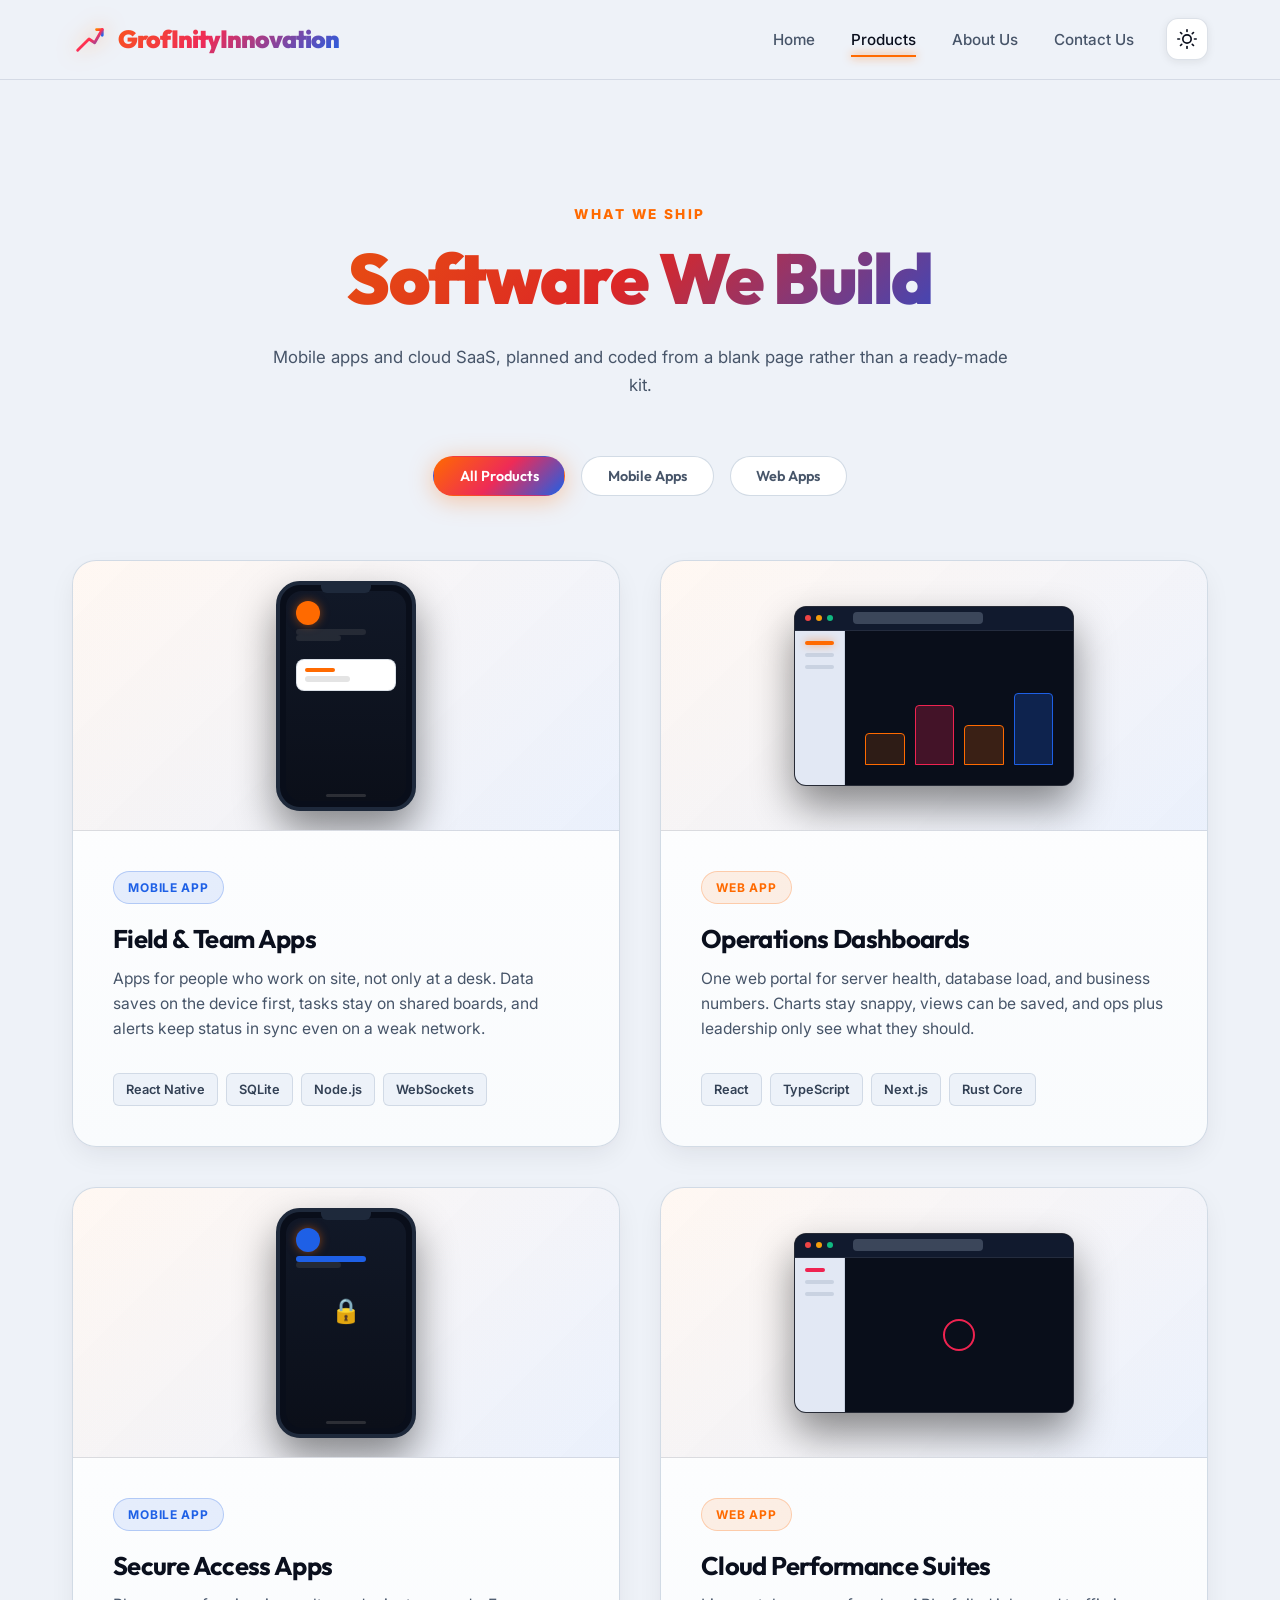
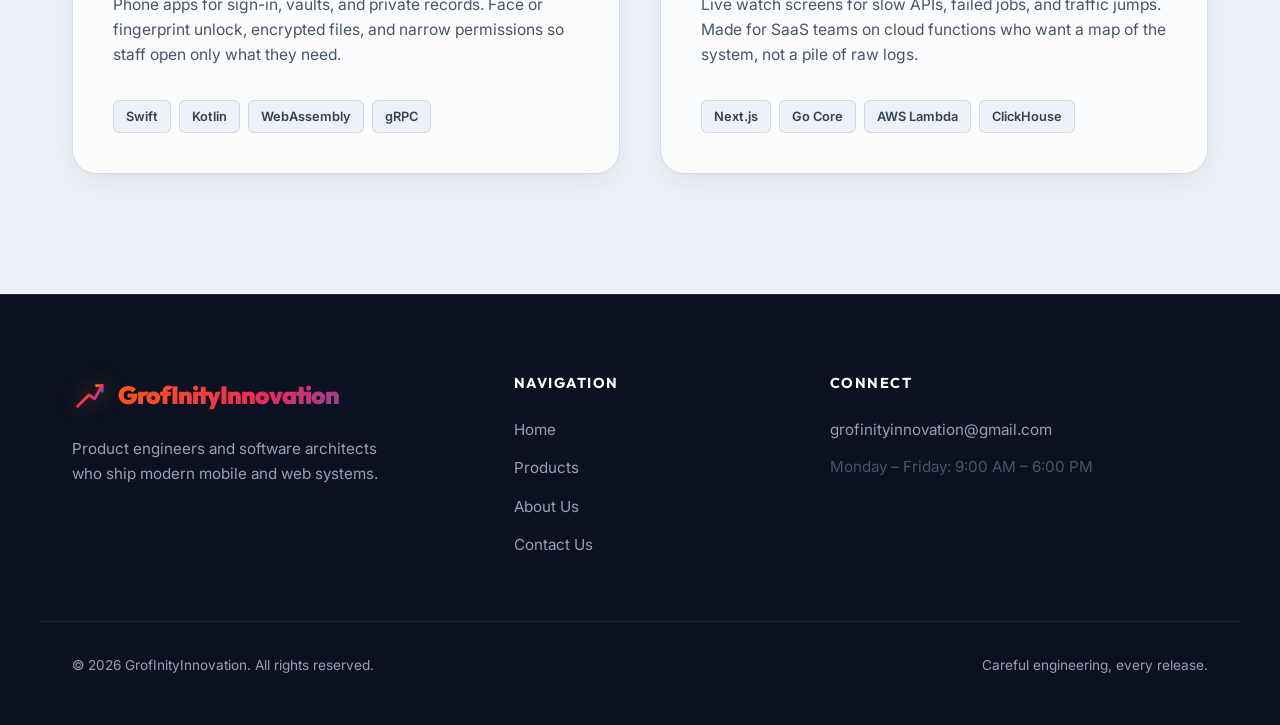
<file: products.html>
<!DOCTYPE html>
<html lang="en" data-theme="dark">

<head>
  <meta charset="UTF-8">
  <meta name="viewport" content="width=device-width, initial-scale=1.0">
  <meta name="description"
    content="Browse mobile apps, cloud portals, and SaaS work from GrofInityInnovation. We make software people can actually run.">
  <title>Our Products | GrofInityInnovation</title>

  <script>
    (function() {
      const savedTheme = localStorage.getItem('grofinity-theme') || (window.matchMedia('(prefers-color-scheme: light)').matches ? 'light' : 'dark');
      document.documentElement.setAttribute('data-theme', savedTheme);
    })();
  </script>

  <link rel="stylesheet" href="style.css">
</head>

<body>

  <!-- Ambient Glow Blobs -->
  <div class="glow-blob glow-blob-1"></div>
  <div class="glow-blob glow-blob-2"></div>
  <div class="glow-blob glow-blob-3"></div>

  <!-- Header Section -->
  <header class="header" id="main-header">
    <div class="header-container">
      <a href="index.html" class="logo" id="logo-link">
        <svg viewBox="0 0 36 36" xmlns="http://www.w3.org/2000/svg">
          <defs>
            <linearGradient id="logo-grad" x1="0%" y1="0%" x2="100%" y2="100%">
              <stop offset="0%" stop-color="#FF7A00" />
              <stop offset="50%" stop-color="#FF2D55" />
              <stop offset="100%" stop-color="#2563EB" />
            </linearGradient>
          </defs>
          <line x1="6" y1="30" x2="30" y2="30" stroke="url(#logo-grad)" stroke-width="2.5" stroke-linecap="round" />
          <line x1="6" y1="30" x2="6" y2="6" stroke="url(#logo-grad)" stroke-width="2.5" stroke-linecap="round" />
          <path d="M6 30 L18 18 L24 22 L32 8" stroke="url(#logo-grad)" stroke-width="3" stroke-linecap="round"
            stroke-linejoin="round" />
          <path d="M26 8 H32 V14" stroke="url(#logo-grad)" stroke-width="3" stroke-linecap="round"
            stroke-linejoin="round" />
        </svg>
        <span>GrofInityInnovation</span>
      </a>

      <!-- Navigation Links & Theme Controls -->
      <div class="nav-group">
        <nav>
          <ul class="nav-links" id="nav-menu">
            <li><a href="index.html" class="nav-link" id="nav-home">Home</a></li>
            <li><a href="products.html" class="nav-link" id="nav-products">Products</a></li>
            <li><a href="about.html" class="nav-link" id="nav-about">About Us</a></li>
            <li><a href="contact.html" class="nav-link" id="nav-contact">Contact Us</a></li>
          </ul>
        </nav>

        <!-- Light / Dark Mode Toggle -->
        <button class="theme-toggle-btn" id="theme-toggle" aria-label="Toggle light and dark theme">
          <svg class="sun-icon" viewBox="0 0 24 24" fill="none" stroke="currentColor" stroke-width="2" stroke-linecap="round" stroke-linejoin="round">
            <circle cx="12" cy="12" r="5"></circle>
            <line x1="12" y1="1" x2="12" y2="3"></line>
            <line x1="12" y1="21" x2="12" y2="23"></line>
            <line x1="4.22" y1="4.22" x2="5.64" y2="5.64"></line>
            <line x1="18.36" y1="18.36" x2="19.78" y2="19.78"></line>
            <line x1="1" y1="12" x2="3" y2="12"></line>
            <line x1="21" y1="12" x2="23" y2="12"></line>
            <line x1="4.22" y1="19.78" x2="5.64" y2="18.36"></line>
            <line x1="18.36" y1="5.64" x2="19.78" y2="4.22"></line>
          </svg>
          <svg class="moon-icon" viewBox="0 0 24 24" fill="none" stroke="currentColor" stroke-width="2" stroke-linecap="round" stroke-linejoin="round">
            <path d="M21 12.79A9 9 0 1 1 11.21 3 7 7 0 0 0 21 12.79z"></path>
          </svg>
        </button>

        <!-- Mobile Nav Hamburger -->
        <button class="mobile-nav-toggle" id="menu-toggle" aria-label="Toggle navigation menu">
          <span></span>
          <span></span>
          <span></span>
        </button>
      </div>
    </div>
  </header>

  <!-- Main Content -->
  <main>
    <!-- Page Hero Section -->
    <section class="section about-hero">
      <div class="container">
        <span class="section-tag">WHAT WE SHIP</span>
        <h1>Software We Build</h1>
        <p>Mobile apps and cloud SaaS, planned and coded from a blank page rather than a ready-made kit.
        </p>
      </div>
    </section>

    <!-- Catalog Showcase with interactive category filter -->
    <section class="section" id="products-catalog" style="padding-top: 0;">
      <div class="container">

        <!-- Filter Controls -->
        <div class="filter-container">
          <button class="filter-btn active" data-filter="all">All Products</button>
          <button class="filter-btn" data-filter="mobile">Mobile Apps</button>
          <button class="filter-btn" data-filter="web">Web Apps</button>
        </div>

        <!-- Product Bento Cards Grid -->
        <div class="products-bento-grid">

          <!-- Product 1: Field & Team Apps -->
          <div class="product-bento-card" data-category="mobile">
            <div class="product-bento-preview">
              <div class="phone-mockup">
                <div class="phone-notch"></div>
                <div class="phone-screen">
                  <div>
                    <div class="phone-circle"></div>
                    <div class="phone-pill"></div>
                    <div class="phone-pill short"></div>
                  </div>
                  <div class="phone-card">
                    <div class="phone-pill xs" style="background: var(--primary);"></div>
                    <div class="phone-pill short"></div>
                  </div>
                  <div class="phone-bottom-bar"></div>
                </div>
              </div>
            </div>
            <div class="product-bento-body">
              <span class="product-badge mobile">Mobile App</span>
              <h3>Field &amp; Team Apps</h3>
              <p>
                Apps for people who work on site, not only at a desk. Data saves on the device first, tasks stay on
                shared boards, and alerts keep status in sync even on a weak network.
              </p>
              <ul class="feature-tags">
                <li>React Native</li>
                <li>SQLite</li>
                <li>Node.js</li>
                <li>WebSockets</li>
              </ul>
            </div>
          </div>

          <!-- Product 2: Operations Dashboards -->
          <div class="product-bento-card" data-category="web">
            <div class="product-bento-preview">
              <div class="browser-mockup">
                <div class="browser-bar">
                  <div class="browser-dot"></div>
                  <div class="browser-dot"></div>
                  <div class="browser-dot"></div>
                  <div class="browser-address"></div>
                </div>
                <div class="browser-screen">
                  <div class="browser-sidebar">
                    <div class="browser-line active"></div>
                    <div class="browser-line"></div>
                    <div class="browser-line"></div>
                  </div>
                  <div class="browser-chart">
                    <div class="browser-chart-bars">
                      <div class="browser-chart-bar" style="height: 40%;"></div>
                      <div class="browser-chart-bar" style="height: 75%;"></div>
                      <div class="browser-chart-bar" style="height: 50%;"></div>
                      <div class="browser-chart-bar" style="height: 90%;"></div>
                    </div>
                  </div>
                </div>
              </div>
            </div>
            <div class="product-bento-body">
              <span class="product-badge web">Web App</span>
              <h3>Operations Dashboards</h3>
              <p>
                One web portal for server health, database load, and business numbers. Charts stay snappy, views can
                be saved, and ops plus leadership only see what they should.
              </p>
              <ul class="feature-tags">
                <li>React</li>
                <li>TypeScript</li>
                <li>Next.js</li>
                <li>Rust Core</li>
              </ul>
            </div>
          </div>

          <!-- Product 3: Secure Access Apps -->
          <div class="product-bento-card" data-category="mobile">
            <div class="product-bento-preview">
              <div class="phone-mockup">
                <div class="phone-notch"></div>
                <div class="phone-screen">
                  <div>
                    <div class="phone-circle" style="background: var(--secondary);"></div>
                    <div class="phone-pill" style="background: var(--secondary);"></div>
                    <div class="phone-pill short"></div>
                  </div>
                  <div style="text-align: center; color: var(--secondary); font-size: 1.5rem; margin-top: 15px;">🔒</div>
                  <div class="phone-bottom-bar"></div>
                </div>
              </div>
            </div>
            <div class="product-bento-body">
              <span class="product-badge mobile">Mobile App</span>
              <h3>Secure Access Apps</h3>
              <p>
                Phone apps for sign-in, vaults, and private records. Face or fingerprint unlock, encrypted files, and
                narrow permissions so staff open only what they need.
              </p>
              <ul class="feature-tags">
                <li>Swift</li>
                <li>Kotlin</li>
                <li>WebAssembly</li>
                <li>gRPC</li>
              </ul>
            </div>
          </div>

          <!-- Product 4: Cloud Performance Suites -->
          <div class="product-bento-card" data-category="web">
            <div class="product-bento-preview">
              <div class="browser-mockup">
                <div class="browser-bar">
                  <div class="browser-dot"></div>
                  <div class="browser-dot"></div>
                  <div class="browser-dot"></div>
                  <div class="browser-address"></div>
                </div>
                <div class="browser-screen">
                  <div class="browser-sidebar">
                    <div class="browser-line" style="background: var(--accent); width: 70%;"></div>
                    <div class="browser-line"></div>
                    <div class="browser-line"></div>
                  </div>
                  <div class="browser-chart">
                    <div
                      style="width: 32px; height: 32px; border-radius: 50%; border: 2px solid var(--accent); margin: auto; animation: pulse 2.2s infinite;">
                    </div>
                  </div>
                </div>
              </div>
            </div>
            <div class="product-bento-body">
              <span class="product-badge web">Web App</span>
              <h3>Cloud Performance Suites</h3>
              <p>
                Live watch screens for slow APIs, failed jobs, and traffic jumps. Made for SaaS teams on cloud
                functions who want a map of the system, not a pile of raw logs.
              </p>
              <ul class="feature-tags">
                <li>Next.js</li>
                <li>Go Core</li>
                <li>AWS Lambda</li>
                <li>ClickHouse</li>
              </ul>
            </div>
          </div>

        </div>
      </div>
    </section>
  </main>

  <!-- Footer Section -->
  <footer class="footer" id="main-footer">
    <div class="container footer-grid">
      <div class="footer-logo-col">
        <a href="index.html" class="logo">
          <svg viewBox="0 0 36 36" xmlns="http://www.w3.org/2000/svg">
            <line x1="6" y1="30" x2="30" y2="30" stroke="url(#logo-grad)" stroke-width="2.5" stroke-linecap="round" />
            <line x1="6" y1="30" x2="6" y2="6" stroke="url(#logo-grad)" stroke-width="2.5" stroke-linecap="round" />
            <path d="M6 30 L18 18 L24 22 L32 8" stroke="url(#logo-grad)" stroke-width="3" stroke-linecap="round"
              stroke-linejoin="round" />
            <path d="M26 8 H32 V14" stroke="url(#logo-grad)" stroke-width="3" stroke-linecap="round"
              stroke-linejoin="round" />
          </svg>
          <span>GrofInityInnovation</span>
        </a>
        <p>
          Product engineers and software architects who ship modern mobile and web systems.
        </p>
      </div>

      <div>
        <h4 class="footer-title">Navigation</h4>
        <ul class="footer-links">
          <li><a href="index.html" class="footer-link">Home</a></li>
          <li><a href="products.html" class="footer-link">Products</a></li>
          <li><a href="about.html" class="footer-link">About Us</a></li>
          <li><a href="contact.html" class="footer-link">Contact Us</a></li>
        </ul>
      </div>

      <div>
        <h4 class="footer-title">Connect</h4>
        <ul class="footer-links">
          <li><a href="mailto:grofinityinnovation@gmail.com" class="footer-link">grofinityinnovation@gmail.com</a></li>
          <li class="footer-link" style="color: var(--text-muted);">Monday &ndash; Friday: 9:00 AM &ndash; 6:00 PM</li>
        </ul>
      </div>
    </div>

    <div class="container footer-bottom">
      <p>&copy; 2026 GrofInityInnovation. All rights reserved.</p>
      <p>Careful engineering, every release.</p>
    </div>
  </footer>

  <script src="main.js"></script>
</body>

</html>
</file>
<file: style.css>
/* GrofInityInnovation - Design System with Light/Dark Modes & Bento Architecture */

/* Google Fonts Import */
@import url('https://fonts.googleapis.com/css2?family=Inter:wght@300;400;500;600;700&family=Outfit:wght@400;500;600;700;800;900&family=JetBrains+Mono:wght@400;500&display=swap');

/* Default Theme: Dark Mode */
:root, [data-theme="dark"] {
  --font-heading: 'Outfit', -apple-system, BlinkMacSystemFont, sans-serif;
  --font-body: 'Inter', -apple-system, BlinkMacSystemFont, sans-serif;
  --font-mono: 'JetBrains Mono', monospace;

  /* Color System - Dark Mode (Vibrant Orange, Red & Blue Gradient) */
  --bg-primary: #080c16;
  --bg-secondary: #0d1424;
  --bg-card: rgba(17, 24, 39, 0.75);
  --bg-card-hover: rgba(22, 32, 54, 0.85);
  --border-color: rgba(255, 255, 255, 0.08);
  --border-hover: rgba(255, 122, 0, 0.45);

  --primary-rgb: 255, 122, 0;       /* Vivid Sunset Orange */
  --red-rgb: 255, 45, 85;           /* Electric Crimson Red */
  --secondary-rgb: 37, 99, 235;     /* Royal Azure Blue */
  --accent-rgb: 255, 45, 85;

  --primary: rgb(var(--primary-rgb));
  --red: rgb(var(--red-rgb));
  --secondary: rgb(var(--secondary-rgb));
  --accent: rgb(var(--accent-rgb));

  --text-primary: #f8fafc;
  --text-muted: #94a3b8;
  --text-dark: #080c16;

  --grid-color: rgba(255, 255, 255, 0.02);
  --header-bg: rgba(8, 12, 22, 0.82);
  --input-bg: rgba(0, 0, 0, 0.35);
  --input-border: rgba(255, 255, 255, 0.1);
  --phone-screen-bg: linear-gradient(180deg, #0d172a 0%, #080e1a 100%);
  --browser-screen-bg: #070c16;

  --grad-primary: linear-gradient(135deg, #FF7A00 0%, #FF2D55 50%, #2563EB 100%);
  --grad-text: linear-gradient(135deg, #FF9E44 0%, #FF3366 50%, #3B82F6 100%);
  --grad-logo: linear-gradient(135deg, #FF7A00 0%, #FF2D55 50%, #2563EB 100%);
  --grad-badge: linear-gradient(135deg, rgba(255, 122, 0, 0.16) 0%, rgba(255, 45, 85, 0.16) 50%, rgba(37, 99, 235, 0.16) 100%);
  --grad-tricolor: linear-gradient(90deg, #FF7A00 0%, #FF2D55 50%, #2563EB 100%);

  --shadow-glow: 0 0 25px rgba(255, 122, 0, 0.32);
  --shadow-card: 0 20px 40px -10px rgba(0, 0, 0, 0.65);

  --transition-smooth: all 0.35s cubic-bezier(0.16, 1, 0.3, 1);
  --transition-fast: all 0.2s ease;
}

/* Light Mode Overrides (Rich Cool Platinum Canvas with Vibrant Orange, Red & Blue Accents) */
[data-theme="light"] {
  --bg-primary: #eef2f8;             /* Elegant Cool Platinum Slate */
  --bg-secondary: #e2e8f4;           /* Contrast Mist Lavender/Slate */
  --bg-card: #ffffff;
  --bg-card-hover: #ffffff;
  --border-color: rgba(148, 163, 184, 0.32);
  --border-hover: rgba(255, 106, 0, 0.55);

  --primary-rgb: 255, 106, 0;        /* Vivid Tangerine Sunset Orange */
  --red-rgb: 239, 35, 80;            /* Fiery Crimson Red */
  --secondary-rgb: 30, 96, 230;      /* Electric Azure Royal Blue */
  --accent-rgb: 239, 35, 80;

  --primary: rgb(var(--primary-rgb));
  --red: rgb(var(--red-rgb));
  --secondary: rgb(var(--secondary-rgb));
  --accent: rgb(var(--accent-rgb));

  --text-primary: #0a0f1d;
  --text-muted: #475569;
  --text-dark: #ffffff;

  --grid-color: rgba(30, 96, 230, 0.07);
  --header-bg: rgba(238, 242, 248, 0.9);
  --input-bg: #ffffff;
  --input-border: #cbd5e1;
  --phone-screen-bg: linear-gradient(180deg, #111827 0%, #0b0f19 100%);
  --browser-screen-bg: #090e1a;

  --grad-primary: linear-gradient(135deg, #FF6A00 0%, #EE2B57 50%, #1E60E6 100%);
  --grad-text: linear-gradient(135deg, #EA580C 0%, #DC2626 48%, #1D4ED8 100%);
  --grad-logo: linear-gradient(135deg, #FF6A00 0%, #EE2B57 50%, #1E60E6 100%);
  --grad-badge: linear-gradient(135deg, rgba(255, 106, 0, 0.14) 0%, rgba(238, 43, 87, 0.14) 50%, rgba(30, 96, 230, 0.14) 100%);
  --grad-tricolor: linear-gradient(90deg, #FF6A00 0%, #EE2B57 50%, #1E60E6 100%);

  --shadow-glow: 0 4px 25px rgba(255, 106, 0, 0.35);
  --shadow-card: 0 10px 28px -4px rgba(15, 23, 42, 0.08), 0 2px 8px -2px rgba(37, 99, 235, 0.06), 0 0 1px rgba(15, 23, 42, 0.18);
}

/* Base Reset */
*, *::before, *::after {
  box-sizing: border-box;
  margin: 0;
  padding: 0;
}

html {
  scroll-behavior: smooth;
  background-color: var(--bg-primary);
  color: var(--text-primary);
  font-family: var(--font-body);
  -webkit-font-smoothing: antialiased;
  -moz-osx-font-smoothing: grayscale;
  overflow-x: hidden;
  transition: background-color 0.3s ease, color 0.3s ease;
}

body {
  min-height: 100vh;
  line-height: 1.65;
  position: relative;
  background-color: var(--bg-primary);
  transition: background-color 0.3s ease, color 0.3s ease;
}

/* Cyber Coordinate Grid Overlay */
body::before {
  content: "";
  position: fixed;
  top: 0;
  left: 0;
  right: 0;
  bottom: 0;
  background-image: 
    linear-gradient(var(--grid-color) 1px, transparent 1px),
    linear-gradient(90deg, var(--grid-color) 1px, transparent 1px);
  background-size: 56px 56px;
  background-position: center;
  pointer-events: none;
  z-index: -2;
}

/* Neon Ambient Ambient Blobs */
.glow-blob {
  position: absolute;
  border-radius: 50%;
  filter: blur(140px);
  opacity: 0.14;
  pointer-events: none;
  z-index: -1;
  transition: opacity 0.3s ease;
}

[data-theme="light"] .glow-blob {
  opacity: 0.28;
  filter: blur(120px);
}

.glow-blob-1 {
  width: 550px;
  height: 550px;
  background: var(--primary); /* Orange */
  top: 3%;
  right: -5%;
}

.glow-blob-2 {
  width: 650px;
  height: 650px;
  background: var(--secondary); /* Blue */
  bottom: 12%;
  left: -8%;
}

.glow-blob-3 {
  width: 500px;
  height: 500px;
  background: var(--red); /* Red */
  top: 45%;
  right: 20%;
}

/* Typography */
h1, h2, h3, h4, h5, h6 {
  font-family: var(--font-heading);
  font-weight: 700;
  letter-spacing: -0.025em;
  line-height: 1.18;
  color: var(--text-primary);
  transition: color 0.3s ease;
}

h1 {
  font-size: clamp(2.7rem, 5.5vw, 4.4rem);
  background: var(--grad-text);
  -webkit-background-clip: text;
  -webkit-text-fill-color: transparent;
  margin-bottom: 1.5rem;
  font-weight: 900;
}

h2 {
  font-size: clamp(2rem, 3.8vw, 3rem);
  font-weight: 800;
  letter-spacing: -0.03em;
  margin-bottom: 1rem;
}

h3 {
  font-size: clamp(1.25rem, 2vw, 1.65rem);
  font-weight: 700;
  margin-bottom: 0.75rem;
}

p {
  color: var(--text-muted);
  font-size: 1.05rem;
  transition: color 0.3s ease;
}

a {
  color: inherit;
  text-decoration: none;
  transition: var(--transition-fast);
}

/* Header & Sticky Navigation */
.header {
  position: sticky;
  top: 0;
  z-index: 100;
  backdrop-filter: blur(20px) saturate(180%);
  -webkit-backdrop-filter: blur(20px) saturate(180%);
  background-color: var(--header-bg);
  border-bottom: 1px solid var(--border-color);
  transition: var(--transition-smooth);
}

.header-container {
  max-width: 1200px;
  margin: 0 auto;
  padding: 1.15rem 2rem;
  display: flex;
  justify-content: space-between;
  align-items: center;
}

/* Brand Logo */
.logo {
  display: flex;
  align-items: center;
  gap: 0.75rem;
  font-family: var(--font-heading);
  font-weight: 900;
  font-size: 1.55rem;
  letter-spacing: -0.04em;
  background: var(--grad-logo);
  -webkit-background-clip: text;
  -webkit-text-fill-color: transparent;
}

.logo svg {
  width: 34px;
  height: 34px;
  fill: none;
  stroke: url(#logo-grad);
  stroke-width: 2.5;
  stroke-linecap: round;
  stroke-linejoin: round;
  filter: drop-shadow(0 0 10px rgba(var(--primary-rgb), 0.5));
}

.nav-group {
  display: flex;
  align-items: center;
  gap: 2rem;
}

.nav-links {
  display: flex;
  gap: 2.25rem;
  align-items: center;
  list-style: none;
}

.nav-link {
  font-size: 0.95rem;
  font-weight: 500;
  color: var(--text-muted);
  position: relative;
  padding: 0.5rem 0;
  transition: var(--transition-fast);
}

.nav-link::after {
  content: "";
  position: absolute;
  bottom: 0;
  left: 0;
  width: 0;
  height: 2px;
  background: var(--primary);
  box-shadow: 0 0 10px var(--primary);
  transition: var(--transition-smooth);
}

.nav-link:hover, .nav-link.active {
  color: var(--text-primary);
}

.nav-link.active::after {
  width: 100%;
}

/* Theme Switcher Toggle Button */
.theme-toggle-btn {
  background: var(--bg-card);
  border: 1px solid var(--border-color);
  color: var(--text-primary);
  width: 42px;
  height: 42px;
  border-radius: 12px;
  display: flex;
  align-items: center;
  justify-content: center;
  cursor: pointer;
  transition: var(--transition-smooth);
  box-shadow: 0 2px 8px rgba(0,0,0,0.08);
}

.theme-toggle-btn:hover {
  border-color: var(--primary);
  transform: translateY(-2px);
  box-shadow: 0 4px 12px rgba(var(--primary-rgb), 0.2);
}

.theme-toggle-btn svg {
  width: 20px;
  height: 20px;
  transition: transform 0.4s cubic-bezier(0.16, 1, 0.3, 1), opacity 0.2s ease;
}

.theme-toggle-btn .sun-icon {
  display: none;
}

.theme-toggle-btn .moon-icon {
  display: block;
}

[data-theme="light"] .theme-toggle-btn .sun-icon {
  display: block;
}

[data-theme="light"] .theme-toggle-btn .moon-icon {
  display: none;
}

/* Mobile Nav Toggle */
.mobile-nav-toggle {
  display: none;
  background: none;
  border: none;
  cursor: pointer;
  padding: 0.5rem;
  z-index: 101;
}

.mobile-nav-toggle span {
  display: block;
  width: 24px;
  height: 2px;
  background-color: var(--text-primary);
  margin: 5px 0;
  transition: var(--transition-smooth);
}

.mobile-nav-toggle.open span:nth-child(1) {
  transform: rotate(45deg) translate(5px, 5px);
}

.mobile-nav-toggle.open span:nth-child(2) {
  opacity: 0;
}

.mobile-nav-toggle.open span:nth-child(3) {
  transform: rotate(-45deg) translate(5px, -5px);
}

/* Layout Containers */
.container {
  max-width: 1200px;
  margin: 0 auto;
  padding: 0 2rem;
}

.section {
  padding: 7.5rem 0;
  position: relative;
}

.section-header-center {
  text-align: center;
  max-width: 760px;
  margin: 0 auto 4.5rem auto;
}

.section-tag {
  color: var(--primary);
  text-transform: uppercase;
  font-size: 0.85rem;
  letter-spacing: 0.18em;
  font-weight: 800;
  margin-bottom: 0.75rem;
  display: inline-block;
}

.section-title {
  margin-bottom: 1.25rem;
}

/* Buttons */
.btn {
  display: inline-flex;
  align-items: center;
  justify-content: center;
  gap: 0.5rem;
  padding: 0.85rem 2.25rem;
  border-radius: 9999px;
  font-family: var(--font-heading);
  font-weight: 700;
  font-size: 0.95rem;
  cursor: pointer;
  transition: var(--transition-smooth);
  border: 1px solid transparent;
  text-decoration: none;
}

.btn-primary {
  background: var(--grad-primary);
  color: #ffffff;
  box-shadow: var(--shadow-glow);
}

.btn-primary:hover {
  transform: translateY(-3px);
  box-shadow: 0 0 35px rgba(var(--primary-rgb), 0.5);
}

.btn-secondary {
  background: var(--bg-card);
  color: var(--text-primary);
  border-color: var(--border-color);
}

.btn-secondary:hover {
  background: var(--bg-secondary);
  border-color: var(--border-hover);
  transform: translateY(-3px);
}

/* Centered Impact Hero Layout */
.hero {
  padding: 8rem 0 6rem 0;
  position: relative;
  text-align: center;
}

.hero-center {
  max-width: 880px;
  margin: 0 auto;
  display: flex;
  flex-direction: column;
  align-items: center;
}

.hero-badge {
  display: inline-flex;
  align-items: center;
  gap: 0.6rem;
  background: var(--grad-badge);
  border: 1px solid rgba(var(--primary-rgb), 0.25);
  color: var(--primary);
  padding: 0.45rem 1.25rem;
  border-radius: 9999px;
  font-size: 0.85rem;
  font-weight: 700;
  margin-bottom: 1.75rem;
  box-shadow: 0 0 20px rgba(var(--primary-rgb), 0.1);
}

.hero-badge svg {
  animation: pulse 2s infinite;
}

.hero-subtitle {
  font-size: 1.25rem;
  line-height: 1.75;
  margin-bottom: 2.75rem;
  max-width: 720px;
}

.hero-ctas {
  display: flex;
  gap: 1.25rem;
  justify-content: center;
  margin-bottom: 4rem;
}

/* Live Metric Architecture Ribbon */
.metric-ribbon {
  display: grid;
  grid-template-columns: repeat(4, 1fr);
  gap: 1.5rem;
  width: 100%;
  max-width: 1100px;
  margin: 0 auto;
  padding: 2rem;
  background: var(--bg-card);
  border: 1px solid var(--border-color);
  border-radius: 20px;
  backdrop-filter: blur(16px);
  -webkit-backdrop-filter: blur(16px);
  box-shadow: var(--shadow-card);
}

.metric-item {
  display: flex;
  flex-direction: column;
  gap: 0.35rem;
  text-align: left;
  padding: 0 1rem;
  border-right: 1px solid var(--border-color);
}

.metric-item:last-child {
  border-right: none;
}

.metric-value {
  font-family: var(--font-heading);
  font-size: 2rem;
  font-weight: 800;
  letter-spacing: -0.03em;
  color: var(--text-primary);
  background: var(--grad-text);
  -webkit-background-clip: text;
  -webkit-text-fill-color: transparent;
}

.metric-label {
  font-size: 0.825rem;
  font-weight: 600;
  color: var(--text-muted);
  text-transform: uppercase;
  letter-spacing: 0.05em;
}

/* Bento Grid Architecture Layout */
.bento-grid {
  display: grid;
  grid-template-columns: repeat(3, 1fr);
  gap: 2rem;
}

.bento-card {
  background: var(--bg-card);
  border: 1px solid var(--border-color);
  border-radius: 24px;
  padding: 2.75rem 2.25rem;
  transition: var(--transition-smooth);
  position: relative;
  overflow: hidden;
  backdrop-filter: blur(16px);
  -webkit-backdrop-filter: blur(16px);
  box-shadow: var(--shadow-card);
  display: flex;
  flex-direction: column;
}

.bento-span-2 {
  grid-column: span 2;
}

.bento-card:hover {
  transform: translateY(-6px);
  border-color: var(--border-hover);
}

/* Spotlight Overlay for Cards */
.bento-card::before, .product-bento-card::before, .contact-card::before {
  content: "";
  position: absolute;
  top: 0;
  left: 0;
  right: 0;
  bottom: 0;
  border-radius: inherit;
  background: radial-gradient(
    420px circle at var(--mouse-x, 50%) var(--mouse-y, 50%),
    rgba(var(--primary-rgb), 0.08),
    transparent 80%
  );
  opacity: 0;
  transition: opacity 0.4s ease;
  pointer-events: none;
  z-index: 1;
}

.bento-card:hover::before, .product-bento-card:hover::before, .contact-card:hover::before {
  opacity: 1;
}

.bento-icon {
  width: 54px;
  height: 54px;
  border-radius: 14px;
  background: var(--grad-badge);
  border: 1px solid rgba(var(--primary-rgb), 0.2);
  display: flex;
  align-items: center;
  justify-content: center;
  font-family: var(--font-heading);
  font-size: 1.4rem;
  font-weight: 800;
  color: var(--primary);
  margin-bottom: 1.75rem;
  text-shadow: 0 0 12px rgba(var(--primary-rgb), 0.3);
}

.bento-card h3 {
  margin-bottom: 0.85rem;
}

.bento-card p {
  font-size: 1rem;
  line-height: 1.65;
  margin-bottom: 1.75rem;
}

/* Interactive Terminal Preview inside Bento 1 */
.terminal-preview {
  margin-top: auto;
  background: #080d1a !important;
  border: 1px solid rgba(255, 255, 255, 0.12) !important;
  border-radius: 12px;
  overflow: hidden;
  font-family: var(--font-mono);
  font-size: 0.825rem;
  box-shadow: 0 12px 30px rgba(0, 0, 0, 0.35);
}

.terminal-header {
  background: #0e1628 !important;
  padding: 0.5rem 1rem;
  display: flex;
  align-items: center;
  gap: 0.4rem;
  border-bottom: 1px solid rgba(255, 255, 255, 0.08) !important;
}

.terminal-circle {
  width: 9px;
  height: 9px;
  border-radius: 50%;
}

.terminal-circle.red { background: #ef4444; }
.terminal-circle.yellow { background: #f59e0b; }
.terminal-circle.green { background: #10b981; }

.terminal-title {
  margin-left: 0.5rem;
  font-size: 0.75rem;
  color: #94a3b8;
}

.terminal-body {
  padding: 1rem 1.25rem;
  color: #f1f5f9 !important;
  line-height: 1.6;
}

.terminal-line {
  display: flex;
  gap: 0.6rem;
}

.terminal-prompt {
  color: var(--primary);
}

.terminal-cmd {
  color: var(--secondary);
}

.terminal-output {
  color: #94a3b8 !important;
  padding-left: 1.1rem;
}

/* Feature Badges */
.feature-tags {
  display: flex;
  flex-wrap: wrap;
  gap: 0.5rem;
  list-style: none;
  margin-top: auto;
}

.feature-tags li {
  font-size: 0.8rem;
  font-weight: 600;
  color: var(--text-muted);
  background: var(--bg-secondary);
  border: 1px solid var(--border-color);
  padding: 0.3rem 0.75rem;
  border-radius: 6px;
}

/* Product Showcase Layout */
.product-showcase {
  background-color: var(--bg-secondary);
  border-top: 1px solid var(--border-color);
  border-bottom: 1px solid var(--border-color);
  padding: 7.5rem 0;
  position: relative;
  transition: background-color 0.3s ease;
}

.product-showcase-title-row {
  display: flex;
  justify-content: space-between;
  align-items: flex-end;
  margin-bottom: 4rem;
}

.product-showcase-title-row .section-title {
  margin-bottom: 0;
}

/* Product Bento Cards */
.products-bento-grid {
  display: grid;
  grid-template-columns: repeat(2, 1fr);
  gap: 2.5rem;
}

.product-bento-card {
  background: var(--bg-card);
  border: 1px solid var(--border-color);
  border-radius: 24px;
  overflow: hidden;
  display: flex;
  flex-direction: column;
  transition: var(--transition-smooth);
  backdrop-filter: blur(16px);
  -webkit-backdrop-filter: blur(16px);
  box-shadow: var(--shadow-card);
  position: relative;
}

.product-bento-card:hover {
  transform: translateY(-8px);
  border-color: var(--border-hover);
}

.product-bento-preview {
  height: 270px;
  background: linear-gradient(135deg, rgba(var(--primary-rgb), 0.05) 0%, rgba(var(--secondary-rgb), 0.08) 100%);
  border-bottom: 1px solid var(--border-color);
  display: flex;
  align-items: center;
  justify-content: center;
  position: relative;
  overflow: hidden;
}

.product-bento-body {
  padding: 2.5rem;
  display: flex;
  flex-direction: column;
  flex-grow: 1;
}

.product-badge {
  display: inline-flex;
  align-items: center;
  align-self: flex-start;
  padding: 0.35rem 0.9rem;
  border-radius: 9999px;
  font-size: 0.75rem;
  font-weight: 700;
  text-transform: uppercase;
  letter-spacing: 0.06em;
  margin-bottom: 1.25rem;
}

.product-badge.web {
  background: rgba(var(--primary-rgb), 0.1);
  border: 1px solid rgba(var(--primary-rgb), 0.25);
  color: var(--primary);
}

.product-badge.mobile {
  background: rgba(var(--secondary-rgb), 0.1);
  border: 1px solid rgba(var(--secondary-rgb), 0.25);
  color: var(--secondary);
}

.product-bento-body h3 {
  margin-bottom: 0.75rem;
}

.product-bento-body p {
  font-size: 0.975rem;
  margin-bottom: 2rem;
  line-height: 1.6;
}

/* Phone Mockup */
.phone-mockup {
  width: 140px;
  height: 230px;
  border: 4px solid #1e293b !important;
  border-radius: 24px;
  background: #090e1a !important;
  position: relative;
  box-shadow: 0 20px 40px rgba(0, 0, 0, 0.45);
  display: flex;
  flex-direction: column;
  padding: 6px;
  overflow: hidden;
  transition: var(--transition-smooth);
}

.phone-notch {
  width: 50px;
  height: 8px;
  background: #1e293b !important;
  border-bottom-left-radius: 6px;
  border-bottom-right-radius: 6px;
  position: absolute;
  top: 0;
  left: 50%;
  transform: translateX(-50%);
  z-index: 10;
}

.phone-screen {
  flex-grow: 1;
  border-radius: 16px;
  background: var(--phone-screen-bg);
  position: relative;
  padding: 10px;
  display: flex;
  flex-direction: column;
  gap: 8px;
}

.phone-circle {
  width: 24px;
  height: 24px;
  border-radius: 50%;
  background: var(--primary);
  margin-bottom: 4px;
  box-shadow: 0 0 10px rgba(var(--primary-rgb), 0.5);
}

.phone-pill {
  height: 6px;
  width: 70px;
  background: rgba(120, 120, 120, 0.2);
  border-radius: 3px;
}

.phone-pill.short { width: 45px; }
.phone-pill.xs { width: 30px; height: 4px; margin-bottom: 4px; }

.phone-card {
  background: var(--bg-card);
  border: 1px solid var(--border-color);
  border-radius: 8px;
  padding: 8px;
  margin-top: 10px;
}

.phone-bottom-bar {
  width: 40px;
  height: 3px;
  background: rgba(120, 120, 120, 0.3);
  border-radius: 2px;
  position: absolute;
  bottom: 4px;
  left: 50%;
  transform: translateX(-50%);
}

.product-bento-card:hover .phone-mockup {
  transform: translateY(-8px) scale(1.05);
  box-shadow: 0 25px 50px rgba(var(--primary-rgb), 0.25);
}

/* Browser Mockup */
.browser-mockup {
  width: 280px;
  height: 180px;
  border: 1px solid rgba(255, 255, 255, 0.12) !important;
  border-radius: 12px;
  background: #090e1a !important;
  display: flex;
  flex-direction: column;
  overflow: hidden;
  box-shadow: 0 20px 40px rgba(0, 0, 0, 0.45);
  transition: var(--transition-smooth);
}

.browser-bar {
  height: 24px;
  background: #111a2e !important;
  border-bottom: 1px solid rgba(255, 255, 255, 0.08) !important;
  display: flex;
  align-items: center;
  padding: 0 10px;
  gap: 5px;
}

.browser-dot {
  width: 6px;
  height: 6px;
  border-radius: 50%;
}

.browser-dot:nth-child(1) { background: #ef4444; }
.browser-dot:nth-child(2) { background: #f59e0b; }
.browser-dot:nth-child(3) { background: #10b981; }

.browser-address {
  height: 12px;
  width: 130px;
  background: var(--border-color);
  border-radius: 4px;
  margin-left: 15px;
}

.browser-screen {
  flex-grow: 1;
  display: flex;
  background: var(--browser-screen-bg);
}

.browser-sidebar {
  width: 50px;
  border-right: 1px solid var(--border-color);
  background: var(--bg-secondary);
  padding: 10px;
  display: flex;
  flex-direction: column;
  gap: 8px;
}

.browser-line {
  height: 4px;
  width: 100%;
  background: var(--border-color);
  border-radius: 2px;
}

.browser-line.active {
  background: var(--primary);
  box-shadow: 0 0 8px rgba(var(--primary-rgb), 0.6);
}

.browser-chart {
  flex-grow: 1;
  padding: 20px;
  display: flex;
  align-items: flex-end;
  justify-content: center;
}

.browser-chart-bars {
  display: flex;
  align-items: flex-end;
  gap: 10px;
  height: 80px;
  width: 100%;
}

.browser-chart-bar {
  flex-grow: 1;
  background: rgba(var(--primary-rgb), 0.15);
  border: 1px solid var(--primary);
  border-top-left-radius: 4px;
  border-top-right-radius: 4px;
  height: 30%;
  transition: var(--transition-smooth);
}

.browser-chart-bar:nth-child(2) {
  height: 65%;
  background: rgba(var(--red-rgb), 0.25);
  border-color: var(--red);
}

.browser-chart-bar:nth-child(3) {
  height: 45%;
  background: rgba(var(--primary-rgb), 0.2);
  border-color: var(--primary);
}

.browser-chart-bar:nth-child(4) {
  height: 85%;
  background: rgba(var(--secondary-rgb), 0.25);
  border-color: var(--secondary);
}

.product-bento-card:hover .browser-mockup {
  transform: translateY(-8px) scale(1.03);
  box-shadow: 0 25px 50px rgba(var(--secondary-rgb), 0.25);
}

/* About Hero / Intro */
.about-hero {
  padding-bottom: 3.5rem;
  text-align: center;
}

.about-hero .container {
  max-width: 800px;
}

.philosophy-grid {
  display: grid;
  grid-template-columns: 1.2fr 0.8fr;
  gap: 4rem;
  align-items: center;
}

.philosophy-content p {
  margin-bottom: 1.5rem;
}

.philosophy-graphic {
  background: var(--bg-card);
  border: 1px solid var(--border-color);
  border-radius: 24px;
  padding: 3rem;
  text-align: center;
  backdrop-filter: blur(16px);
  -webkit-backdrop-filter: blur(16px);
  box-shadow: var(--shadow-card);
}

/* Engineering Timeline / Process */
.timeline {
  display: grid;
  grid-template-columns: repeat(5, 1fr);
  gap: 1.5rem;
  margin-top: 4rem;
  position: relative;
}

.timeline-item {
  background: var(--bg-card);
  border: 1px solid var(--border-color);
  border-radius: 18px;
  padding: 2.25rem 1.75rem;
  position: relative;
  display: flex;
  flex-direction: column;
  backdrop-filter: blur(14px);
  -webkit-backdrop-filter: blur(14px);
  box-shadow: var(--shadow-card);
  transition: var(--transition-smooth);
}

.timeline-item:hover {
  transform: translateY(-5px);
  border-color: var(--border-hover);
}

.timeline-item h3 {
  font-size: 1.15rem;
  margin-bottom: 1rem;
  display: flex;
  flex-direction: column;
  gap: 0.5rem;
}

.timeline-step {
  font-family: var(--font-heading);
  font-weight: 800;
  font-size: 0.85rem;
  color: var(--primary);
  letter-spacing: 0.08em;
}

.timeline-item p {
  font-size: 0.875rem;
  line-height: 1.6;
}

/* Products Page Catalog Filter Elements */
.filter-container {
  display: flex;
  justify-content: center;
  gap: 1rem;
  margin-bottom: 4rem;
}

.filter-btn {
  background: var(--bg-card);
  border: 1px solid var(--border-color);
  color: var(--text-muted);
  padding: 0.65rem 1.6rem;
  border-radius: 9999px;
  font-family: var(--font-heading);
  font-weight: 600;
  font-size: 0.9rem;
  cursor: pointer;
  transition: var(--transition-fast);
}

.filter-btn:hover {
  color: var(--text-primary);
  border-color: var(--border-hover);
}

.filter-btn.active {
  background: var(--grad-primary);
  color: #ffffff;
  border-color: transparent;
  box-shadow: var(--shadow-glow);
}

/* Contact Details Page Elements */
.contact-layout {
  display: grid;
  grid-template-columns: 0.9fr 1.1fr;
  gap: 4rem;
  align-items: flex-start;
}

.contact-info {
  display: flex;
  flex-direction: column;
  gap: 1.5rem;
}

.contact-card {
  background: var(--bg-card);
  border: 1px solid var(--border-color);
  border-radius: 20px;
  padding: 2rem;
  display: flex;
  gap: 1.5rem;
  align-items: flex-start;
  backdrop-filter: blur(14px);
  -webkit-backdrop-filter: blur(14px);
  box-shadow: var(--shadow-card);
  transition: var(--transition-smooth);
  position: relative;
  overflow: hidden;
}

.contact-card:hover {
  transform: translateY(-3px);
  border-color: var(--border-hover);
}

.contact-card-icon {
  width: 46px;
  height: 46px;
  border-radius: 12px;
  background: var(--grad-badge);
  border: 1px solid rgba(var(--primary-rgb), 0.2);
  color: var(--primary);
  display: flex;
  align-items: center;
  justify-content: center;
  font-size: 1.25rem;
  flex-shrink: 0;
}

.contact-card-content h3 {
  font-size: 1.15rem;
  margin-bottom: 0.35rem;
}

.contact-card-content a {
  color: var(--primary);
  font-weight: 600;
}

.contact-card-content a:hover {
  text-decoration: underline;
}

/* Contact Form */
.contact-form-container {
  background: var(--bg-card);
  border: 1px solid var(--border-color);
  border-radius: 24px;
  padding: 3rem;
  position: relative;
  overflow: hidden;
  backdrop-filter: blur(18px);
  -webkit-backdrop-filter: blur(18px);
  box-shadow: var(--shadow-card);
}

.form-group {
  margin-bottom: 1.75rem;
}

.form-label {
  display: block;
  font-size: 0.85rem;
  font-weight: 600;
  text-transform: uppercase;
  letter-spacing: 0.05em;
  color: var(--text-muted);
  margin-bottom: 0.6rem;
}

.form-control {
  width: 100%;
  background: var(--input-bg);
  border: 1px solid var(--input-border);
  border-radius: 10px;
  padding: 0.95rem 1.15rem;
  color: var(--text-primary);
  font-family: var(--font-body);
  font-size: 0.95rem;
  transition: var(--transition-fast);
  outline: none;
}

.form-control::placeholder {
  color: var(--text-muted);
  opacity: 0.6;
}

.form-control:focus {
  border-color: var(--primary);
  box-shadow: 0 0 12px rgba(var(--primary-rgb), 0.25);
}

textarea.form-control {
  min-height: 140px;
  resize: vertical;
}

.form-feedback {
  display: none;
  font-size: 0.8rem;
  color: #ef4444;
  margin-top: 0.4rem;
  font-weight: 500;
}

/* Success Form Overlay Modal inside Card */
.form-success-overlay {
  position: absolute;
  top: 0;
  left: 0;
  right: 0;
  bottom: 0;
  background: var(--bg-card);
  display: flex;
  flex-direction: column;
  align-items: center;
  justify-content: center;
  padding: 3rem;
  text-align: center;
  z-index: 10;
  opacity: 0;
  pointer-events: none;
  transition: var(--transition-smooth);
  transform: scale(0.95);
}

.form-success-overlay.active {
  opacity: 1;
  pointer-events: auto;
  transform: scale(1);
}

.success-icon {
  width: 68px;
  height: 68px;
  border-radius: 50%;
  background: var(--grad-badge);
  border: 2px solid var(--primary);
  color: var(--primary);
  display: flex;
  align-items: center;
  justify-content: center;
  font-size: 2rem;
  margin-bottom: 1.5rem;
  box-shadow: var(--shadow-glow);
}

/* Footer Section */
.footer {
  border-top: 1px solid var(--border-color);
  background-color: var(--bg-secondary);
  padding: 5rem 0 3rem 0;
  position: relative;
  z-index: 10;
  transition: background-color 0.3s ease;
}

.footer-grid {
  display: grid;
  grid-template-columns: 1.5fr 1fr 1.5fr;
  gap: 4rem;
  margin-bottom: 4rem;
}

.footer-logo-col p {
  margin-top: 1.25rem;
  font-size: 0.95rem;
  max-width: 330px;
}

.footer-title {
  font-size: 0.9rem;
  text-transform: uppercase;
  letter-spacing: 0.1em;
  color: var(--text-primary);
  margin-bottom: 1.5rem;
}

.footer-links {
  list-style: none;
  display: flex;
  flex-direction: column;
  gap: 0.75rem;
}

.footer-link {
  font-size: 0.95rem;
  color: var(--text-muted);
}

.footer-link:hover {
  color: var(--primary);
}

.footer-bottom {
  border-top: 1px solid var(--border-color);
  padding-top: 2rem;
  display: flex;
  justify-content: space-between;
  align-items: center;
}

.footer-bottom p {
  font-size: 0.85rem;
}

/* Radar Pulse animation keyframe */
@keyframes pulse {
  0% { transform: scale(0.6); opacity: 0.8; }
  100% { transform: scale(1.6); opacity: 0; }
}

/* Responsive Breakpoints */
@media (max-width: 1024px) {
  .metric-ribbon {
    grid-template-columns: repeat(2, 1fr);
    gap: 2rem;
  }
  .metric-item:nth-child(2) {
    border-right: none;
  }
  .bento-grid {
    grid-template-columns: 1fr;
  }
  .bento-span-2 {
    grid-column: span 1;
  }
  .timeline {
    grid-template-columns: repeat(3, 1fr);
  }
}

@media (max-width: 768px) {
  .header-container {
    padding: 1rem 1.5rem;
  }
  .mobile-nav-toggle {
    display: block;
  }
  .nav-links {
    position: fixed;
    top: 71px;
    left: 0;
    right: 0;
    bottom: 0;
    background-color: var(--bg-primary);
    flex-direction: column;
    padding: 3rem;
    gap: 2rem;
    align-items: flex-start;
    transform: translateX(100%);
    transition: var(--transition-smooth);
    z-index: 99;
  }
  .nav-links.active {
    transform: translateX(0);
  }
  .metric-ribbon {
    grid-template-columns: 1fr;
    gap: 1.5rem;
    padding: 1.5rem;
  }
  .metric-item {
    border-right: none;
    border-bottom: 1px solid var(--border-color);
    padding-bottom: 1rem;
  }
  .metric-item:last-child {
    border-bottom: none;
    padding-bottom: 0;
  }
  .products-bento-grid {
    grid-template-columns: 1fr;
    gap: 2rem;
  }
  .philosophy-grid {
    grid-template-columns: 1fr;
    gap: 3rem;
  }
  .timeline {
    grid-template-columns: 1fr;
    gap: 1.5rem;
  }
  .contact-layout {
    grid-template-columns: 1fr;
    gap: 3rem;
  }
  .footer-grid {
    grid-template-columns: 1fr;
    gap: 3rem;
  }
  .footer-bottom {
    flex-direction: column;
    gap: 1rem;
    text-align: center;
  }
}

/* =========================================================
   Light Theme Enhancements (Eliminates flat white-on-white)
   ========================================================= */
[data-theme="light"] {
  background-color: var(--bg-primary);
}

[data-theme="light"] .header {
  background-color: rgba(238, 242, 248, 0.94);
  border-bottom: 1px solid rgba(148, 163, 184, 0.3);
}

[data-theme="light"] .hero-badge {
  background: linear-gradient(135deg, rgba(255, 106, 0, 0.12) 0%, rgba(238, 43, 87, 0.12) 50%, rgba(30, 96, 230, 0.12) 100%);
  border-color: rgba(255, 106, 0, 0.4);
  color: #c2410c;
}

[data-theme="light"] .bento-card,
[data-theme="light"] .product-bento-card,
[data-theme="light"] .contact-card,
[data-theme="light"] .timeline-item,
[data-theme="light"] .philosophy-graphic,
[data-theme="light"] .contact-form-container {
  background: linear-gradient(180deg, #ffffff 0%, #f9fbfd 100%);
  border: 1px solid rgba(203, 213, 225, 0.85);
  box-shadow: 0 10px 28px -4px rgba(15, 23, 42, 0.08), 0 2px 8px -2px rgba(255, 106, 0, 0.04);
}

[data-theme="light"] #pillar-web {
  border-top: 3px solid #FF7A00;
}

[data-theme="light"] #pillar-mobile {
  border-top: 3px solid #FF2D55;
}

[data-theme="light"] #pillar-scaling {
  border-top: 3px solid #2563EB;
}

[data-theme="light"] #pillar-security {
  border-top: 3px solid #FF7A00;
}

[data-theme="light"] .metric-ribbon {
  background: linear-gradient(135deg, rgba(255, 106, 0, 0.07) 0%, rgba(238, 43, 87, 0.05) 50%, rgba(30, 96, 230, 0.07) 100%), #ffffff;
  border: 1px solid rgba(203, 213, 225, 0.85);
  box-shadow: 0 12px 32px -4px rgba(15, 23, 42, 0.09), 0 2px 8px -2px rgba(255, 106, 0, 0.06);
}

[data-theme="light"] .feature-tags li {
  background: #edf2f9;
  border-color: rgba(203, 213, 225, 0.8);
  color: #334155;
}

[data-theme="light"] .product-showcase {
  background-color: var(--bg-secondary);
  border-top: 1px solid rgba(148, 163, 184, 0.3);
  border-bottom: 1px solid rgba(148, 163, 184, 0.3);
}

[data-theme="light"] .footer {
  background-color: #0b1120;
  border-top: 1px solid rgba(255, 255, 255, 0.1);
}

[data-theme="light"] .footer-title {
  color: #ffffff;
}

[data-theme="light"] .footer-logo-col p,
[data-theme="light"] .footer-link,
[data-theme="light"] .footer-bottom p {
  color: #94a3b8;
}

[data-theme="light"] .footer-link:hover {
  color: #FF7A00;
}

[data-theme="light"] .footer-bottom {
  border-top: 1px solid rgba(255, 255, 255, 0.08);
}

[data-theme="light"] .form-control {
  background: #ffffff;
  border: 1.5px solid #cbd5e1;
  color: #0f172a;
}

[data-theme="light"] .form-control:focus {
  border-color: var(--primary);
  box-shadow: 0 0 12px rgba(255, 106, 0, 0.25);
}

[data-theme="light"] .filter-btn {
  background: #ffffff;
  border: 1px solid rgba(203, 213, 225, 0.85);
  color: #475569;
}

[data-theme="light"] .filter-btn:hover {
  background: #f1f5f9;
  color: #0f172a;
}

[data-theme="light"] .filter-btn.active {
  background: var(--grad-primary);
  color: #ffffff;
  border-color: transparent;
}
</file>
